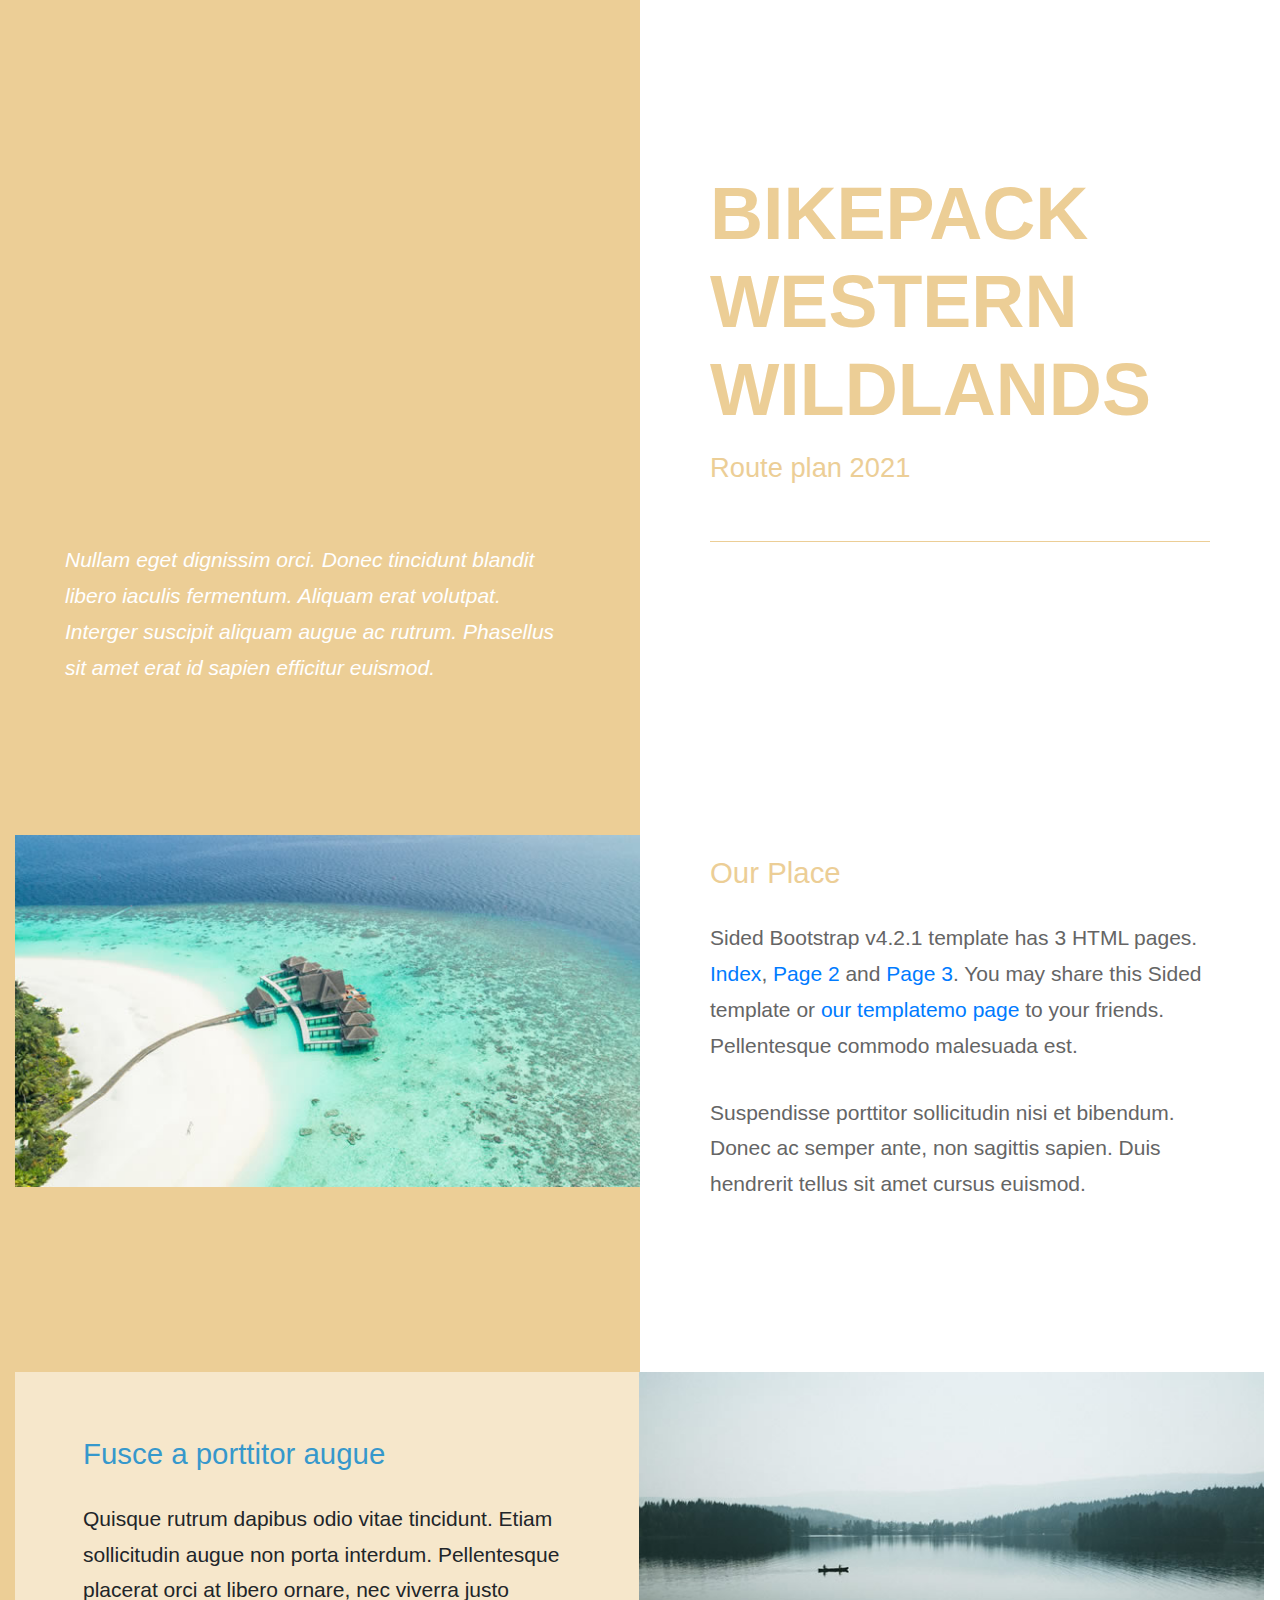
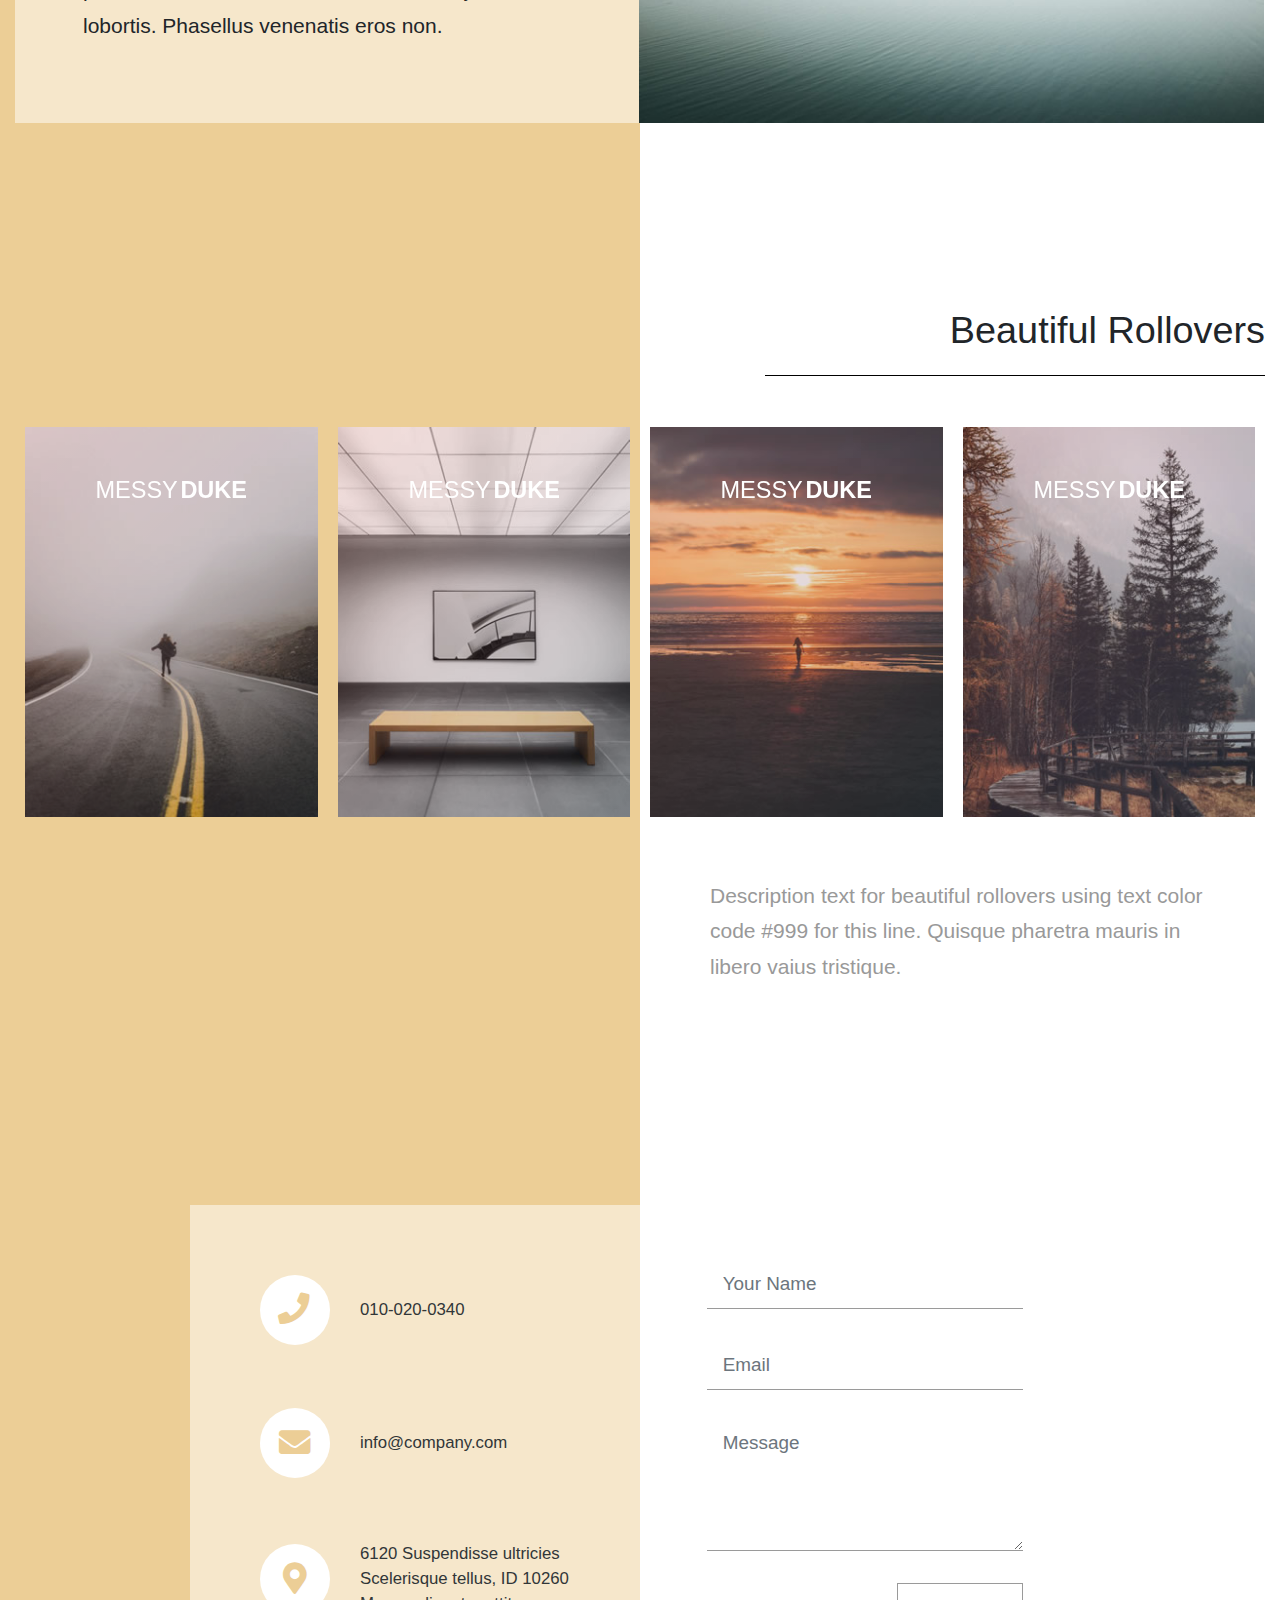
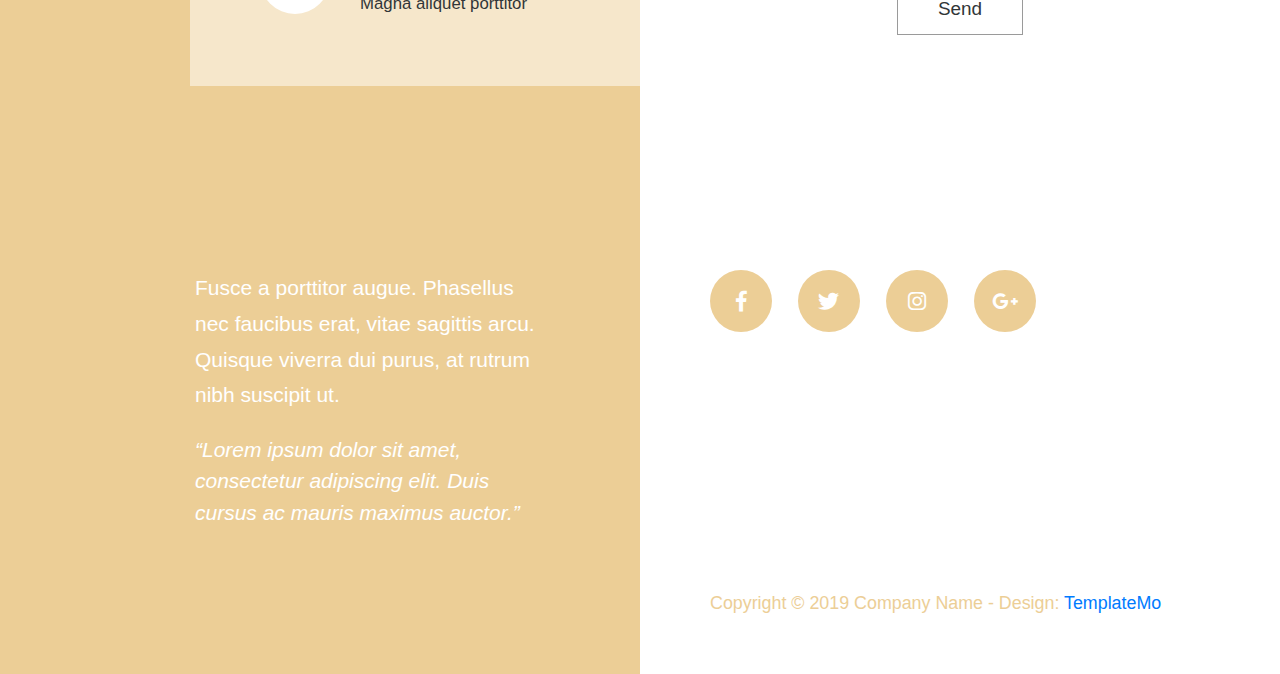
<file: web/index.html>
<!DOCTYPE html>
<html lang="en">
  <head>
    <meta charset="UTF-8" />
    <meta name="viewport" content="width=device-width, initial-scale=1.0" />
    <meta http-equiv="X-UA-Compatible" content="ie=edge" />

    <link rel="stylesheet" href="https://fonts.googleapis.com/css?family=Open+Sans:400,600" />
    <!-- Google web font "Open Sans" -->
    <link rel="stylesheet" href="css/all.min.css" />
    <link rel="stylesheet" href="css/bootstrap.min.css" />
    <link rel="stylesheet" href="css/templatemo-style.css" />
    <title>Bikepack WWR 2021</title>
  </head>
<!--
Sided Template
https://templatemo.com/tm-527-sided
-->
  <body>
    <div class="columns-bg">
      <!-- Logo & Intro -->
      <section id="logo" class="tm-section-logo">
        <div class="container-fluid">
          <div class="row">
            <div class="col-sm-12 offset-sm-0 col-md-6 offset-md-6">
              <div class="tm-site-name-container">
                <div class="tm-site-name-container-inner">
                  <h1 class="text-uppercase tm-text-primary tm-site-name">
                    Bikepack Western Wildlands
                  </h1>
                  <p class="tm-text-primary tm-site-description">
                    Route plan 2021
                  </p>
                </div>
              </div>
            </div>
          </div>
        </div>
      </section>

      <!-- Intro -->
      <section id="intro" class="tm-p-1-section-1">
        <div class="container-fluid">
          <div class="row">
            <div class="col-md-6">
              <div class="tm-section-text-container">
                <i class="tm-text-white">
                  <p class="mb-0">
                    Nullam eget dignissim orci. Donec tincidunt blandit libero iaculis fermentum. Aliquam erat volutpat. Interger suscipit aliquam augue ac rutrum. Phasellus sit amet erat id sapien efficitur euismod.</p>
                </i>
              </div>
            </div>
          </div>
        </div>
      </section>

      <!-- Our Place -->
      <section id="our_place">
        <div class="container-fluid">
          <div class="row">
            <div
              class="col-md-12 col-lg-6 tm-section-image-container tm-img-left-container"
            >
              <img src="img/forty_image_01.jpg" alt="Image" class="img-fluid" />
            </div>
            <div class="col-md-12 col-lg-6">
              <div class="tm-section-text-container-2">
                <h2
                  class="tm-text-primary tm-section-title-mb tm-sm-bg-white-alpha"
                >
                  Our Place
                </h2>
                <div class="tm-text-gray">
                  <p class="mb-4">
                  	Sided Bootstrap v4.2.1 template has 3 HTML pages. <a href="index.html">Index</a>, <a href="page-2.html">Page 2</a> and <a href="page-3.html">Page 3</a>.
                    You may share this Sided template or <a rel="nofollow" href="https://www.facebook.com/templatemo">our templatemo page</a> to your friends. Pellentesque commodo malesuada est.
                    </p>
                  <p class="mb-0">
                    Suspendisse porttitor sollicitudin nisi et bibendum. Donec
                    ac semper ante, non sagittis sapien. Duis hendrerit tellus
                    sit amet cursus euismod.
                  </p>
                </div>
              </div>
            </div>
          </div>
        </div>
      </section>

      <!-- Fusce, Section 4 -->
      <section id="section_4" class="tm-section-4">
        <div class="container-fluid">
          <div class="row flex-column-reverse flex-lg-row">
            <div class="col-md-12 col-lg-6 tm-text-left-container">
              <div class="tm-section-text-container-3 tm-bg-white-alpha h-100">
                <h2 class="tm-text-accent tm-section-title-mb">
                  Fusce a porttitor augue
                </h2>
                <p class="mb-0">
                  Quisque rutrum dapibus odio vitae tincidunt. Etiam
                  sollicitudin augue non porta interdum. Pellentesque placerat
                  orci at libero ornare, nec viverra justo lobortis. Phasellus
                  venenatis eros non.
                </p>
              </div>
            </div>
            <div
              class="col-md-12 col-lg-6 tm-section-image-container tm-img-right-container"
            >
              <img
                src="img/forty_image_02.jpg"
                alt="Image"
                class="img-fluid tm-img-right"
              />
            </div>
          </div>
        </div>
      </section>

      <!-- Beautiful Rollovers -->
      <section id="gallery">
        <div class="container-fluid">
          <div class="row">
            <div class="col-12 tm-section-title-mb tm-gallery-title-col">
              <h2 class="tm-section-title-2">Beautiful Rollovers</h2>
              <hr class="tm-section-title-underline" />
            </div>

            <div class="col-12">
              <div class="grid">
                <figure class="effect-duke mb-3">
                  <img
                    src="img/forty_image_11.jpg"
                    alt="Image"
                    class="img-fluid"
                  />
                  <figcaption>
                    <h2>Messy <span>Duke</span></h2>
                    <p>When he looks at the sky, he feels to run.</p>
                    <a href="#">View more</a>
                  </figcaption>
                </figure>
                <figure class="effect-duke">
                  <img
                    src="img/forty_image_12.jpg"
                    alt="Image"
                    class="img-fluid"
                  />
                  <figcaption>
                    <h2>Messy <span>Duke</span></h2>
                    <p>When he looks at the sky, he feels to run.</p>
                    <a href="page-2.html">View more</a>
                  </figcaption>
                </figure>
                <figure class="effect-duke mb-3">
                  <img
                    src="img/forty_image_13.jpg"
                    alt="Image"
                    class="img-fluid"
                  />
                  <figcaption>
                    <h2>Messy <span>Duke</span></h2>
                    <p>When he looks at the sky, he feels to run.</p>
                    <a href="#">View more</a>
                  </figcaption>
                </figure>
                <figure class="effect-duke">
                  <img
                    src="img/forty_image_14.jpg"
                    alt="Image"
                    class="img-fluid"
                  />
                  <figcaption>
                    <h2>Messy <span>Duke</span></h2>
                    <p>When he looks at the sky, he feels to run.</p>
                    <a href="#">View more</a>
                  </figcaption>
                </figure>
              </div>
            </div>

            <div class="col-md-6 tm-section-col-4">
              <div class="tm-section-text-container-4">
                <p class="tm-text-secondary mb-0">
                  Description text for beautiful rollovers using text color code
                  #999 for this line. Quisque pharetra mauris in libero vaius
                  tristique.
                </p>
              </div>
            </div>
          </div>
        </div>
      </section>

      <!-- Contact -->
      <section id="contact" class="tm-section-contact">
        <div class="row tm-contact-section">
          <div class="col-md-6 px-0">
            <div class="tm-bg-white-alpha tm-contact-left">
              <div class="media mb-5">
                <a href="#" class="tm-contact-link">
                  <span class="tm-contact-icon-container">
                    <span class="tm-contact-icon-container-inner">
                      <i class="fas fa-phone tm-contact-icon tm-phone-icon"></i>
                    </span>
                  </span>
                  <span class="media-body"> 010-020-0340 </span>
                </a>
              </div>
              <div class="media mb-5">
                <a href="mailto:" class="tm-contact-link">
                  <span class="tm-contact-icon-container">
                    <span class="tm-contact-icon-container-inner">
                      <i class="fas fa-envelope tm-contact-icon"></i>
                    </span>
                  </span>
                  <span class="media-body"> info@company.com </span>
                </a>
              </div>
              <div class="media">
                <a href="" class="tm-contact-link">
                  <span class="tm-contact-icon-container">
                    <span class="tm-contact-icon-container-inner">
                      <i class="fas fa-map-marker-alt tm-contact-icon"></i>
                    </span>
                  </span>
                  <span class="media-body">
                    6120 Suspendisse ultricies<br />Scelerisque tellus, ID
                    10260<br />Magna aliquet porttitor
                  </span>
                </a>
              </div>
            </div>
          </div>
          <div class="col-md-6 px-0">
            <div class="tm-contact-form-container">
              <form action="index.html" method="POST" class="tm-contact-form">
                <div class="form-group">
                  <input
                    type="text"
                    id="contact_name"
                    name="contact_name"
                    class="form-control rounded-0 border-top-0 border-right-0 border-left-0"
                    placeholder="Your Name"
                    required
                  />
                </div>
                <div class="form-group">
                  <input
                    type="email"
                    id="contact_email"
                    name="contact_email"
                    class="form-control rounded-0 border-top-0 border-right-0 border-left-0"
                    placeholder="Email"
                    required
                  />
                </div>
                <div class="form-group">
                  <textarea
                    rows="4"
                    id="contact_message"
                    name="contact_message"
                    class="form-control rounded-0 border-top-0 border-right-0 border-left-0"
                    placeholder="Message"
                    required
                  ></textarea>
                </div>
                <div class="text-right">
                  <button type="submit" class="btn tm-btn-submit rounded-0">
                    Send
                  </button>
                </div>
              </form>
            </div>
          </div>
        </div>
      </section>

      <section id="outro">
        <div class="container-fluid">
          <div class="row">
            <div class="col-sm-12 col-md-6">
              <div class="tm-section-text-container-5 tm-text-white">
                <p>
                  Fusce a porttitor augue. Phasellus nec faucibus erat, vitae
                  sagittis arcu. Quisque viverra dui purus, at rutrum nibh
                  suscipit ut.
                </p>
                <i
                  >&ldquo;Lorem ipsum dolor sit amet, consectetur adipiscing
                  elit. Duis cursus ac mauris maximus auctor.&rdquo;</i
                >
              </div>
            </div>
            <div class="col-sm-12 col-md-6">
              <div class="tm-section-text-container-6">
                <a class="tm-social-icon-container">
                  <span class="tm-social-icon-container-inner">
                    <i class="fab fa-facebook-f"></i>
                  </span>
                </a>
                <a class="tm-social-icon-container">
                  <span class="tm-social-icon-container-inner">
                    <i class="fab fa-twitter"></i>
                  </span>
                </a>
                <a class="tm-social-icon-container">
                  <span class="tm-social-icon-container-inner">
                    <i class="fab fa-instagram"></i>
                  </span>
                </a>
                <a class="tm-social-icon-container">
                  <span class="tm-social-icon-container-inner">
                    <i class="fab fa-google-plus-g"></i>
                  </span>
                </a>
              </div>
            </div>
          </div>
          <div class="row">
            <footer class="col-sm-12 col-md-6 offset-md-6 px-md-0">
              <p class="tm-copyright-text mb-0 tm-text-primary">
                Copyright &copy; 2019 Company Name 
                
                - Design: <a rel="nofollow" href="https://www.facebook.com/templatemo">TemplateMo</a>
              </p>
            </footer>
          </div>
        </div>
      </section>
    </div>
    <!-- /.columns-bg -->
  </body>
</html>
</file>
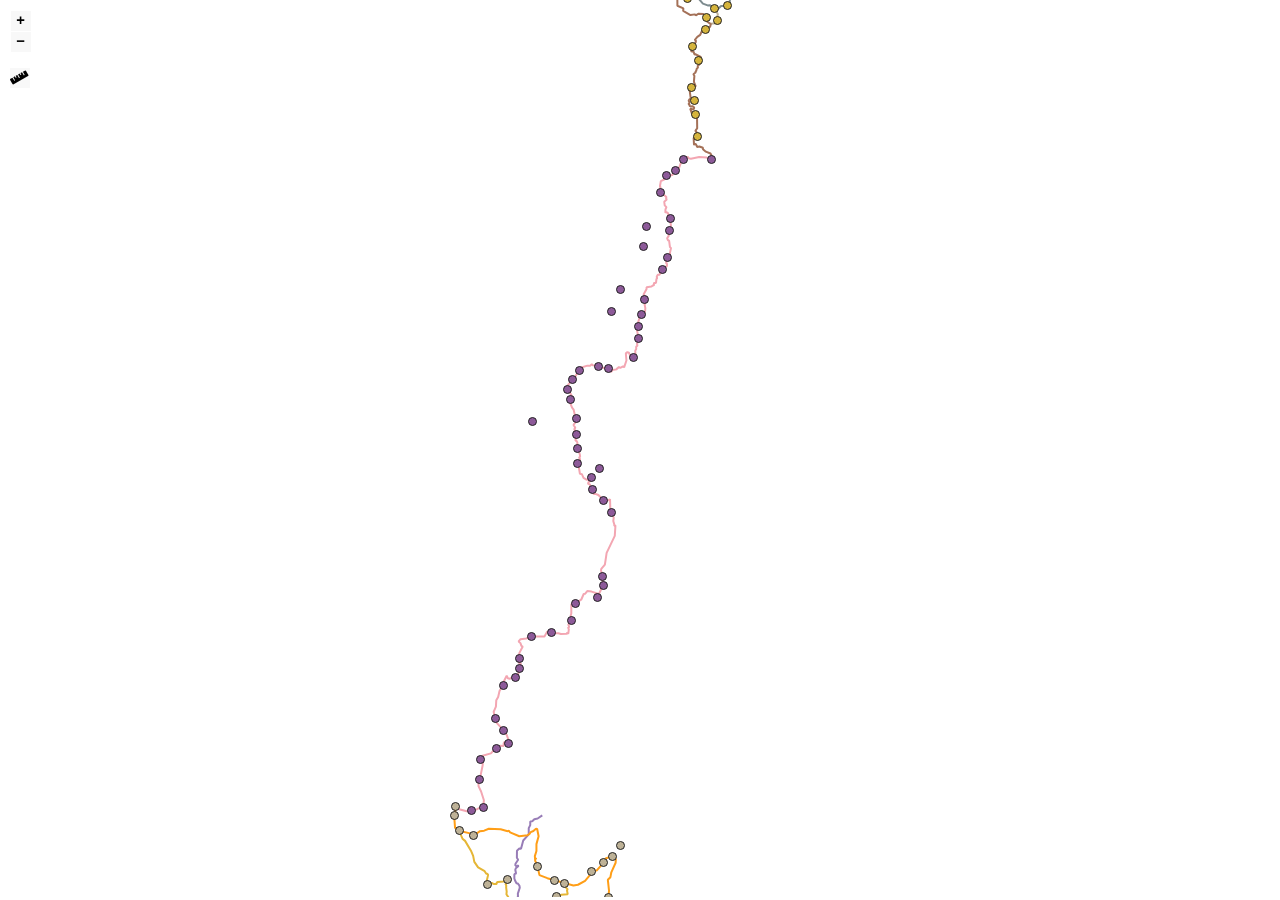
<file: web/qgis2web_route_1/index.html>
<!doctype html>
<html lang="en">
    <head>
        <meta charset="utf-8">
        <meta http-equiv="X-UA-Compatible" content="IE=edge">
        <meta name="viewport" content="initial-scale=1,user-scalable=no,maximum-scale=1,width=device-width">
        <meta name="mobile-web-app-capable" content="yes">
        <meta name="apple-mobile-web-app-capable" content="yes">
        <link rel="stylesheet" href="./resources/ol.css">
        <link rel="stylesheet" href="resources/fontawesome-all.min.css">
        <link rel="stylesheet" href="./resources/ol-layerswitcher.css">
        <link rel="stylesheet" href="./resources/qgis2web.css">
<style>
.search-layer {
  top: 100px;
  left: .5em;
}
.ol-touch .search-layer {
  top: 130px;
}
</style>
        <style>
        html, body {
            background-color: #ffffff;
        }
        .ol-control button {
            background-color: #f8f8f8 !important;
            color: #000000 !important;
            border-radius: 0px !important;
        }
        .ol-zoom, .geolocate, .gcd-gl-control .ol-control {
            background-color: rgba(255,255,255,.4) !important;
            padding: 3px !important;
        }
        .ol-scale-line {
            background: none !important;
        }
        .ol-scale-line-inner {
            border: 2px solid #f8f8f8 !important;
            border-top: none !important;
            background: rgba(255, 255, 255, 0.5) !important;
            color: black !important;
        }
        </style>
<style>
.tooltip {
  position: relative;
  background: rgba(0, 0, 0, 0.5);
  border-radius: 4px;
  color: white;
  padding: 4px 8px;
  opacity: 0.7;
  white-space: nowrap;
}
.tooltip-measure {
  opacity: 1;
  font-weight: bold;
}
.tooltip-static {
  background-color: #ffcc33;
  color: black;
  border: 1px solid white;
}
.tooltip-measure:before,
.tooltip-static:before {
  border-top: 6px solid rgba(0, 0, 0, 0.5);
  border-right: 6px solid transparent;
  border-left: 6px solid transparent;
  content: "";
  position: absolute;
  bottom: -6px;
  margin-left: -7px;
  left: 50%;
}
.tooltip-static:before {
  border-top-color: #ffcc33;
}
.measure-control {
  top: 65px;
  left: .5em;
}
.ol-touch .measure-control {
  top: 80px;
}
</style>
        <style>
        #map {
            width: 1556px;
            height: 897px;
        }
        </style>
        <title></title>
    </head>
    <body>
        <div id="map">
            <div id="popup" class="ol-popup">
                <a href="#" id="popup-closer" class="ol-popup-closer"></a>
                <div id="popup-content"></div>
            </div>
        </div>
        <script src="resources/qgis2web_expressions.js"></script>
        <script src="resources/polyfills.js"></script>
        <script src="./resources/functions.js"></script>
        <script src="./resources/ol.js"></script>
        <script src="./resources/ol-layerswitcher.js"></script>
        <script src="layers/AZT800_2021v5_tracks_3a429768_7f4a_4e38_b012_01998f4111da_reproj_esri_102003_1.js"></script><script src="layers/WWR_alt_AZ___AZT_link_v1_tracks_bca71486_5ad6_426d_ac08_8a03b4e8e935_reproj_esri_102003_2.js"></script><script src="layers/WWR_alt_AZ___Kaibab_Alt_v1_tracks_db568d89_39dd_4ec8_829f_50258bf94118_reproj_esri_102003_3.js"></script><script src="layers/WWR_alt_UT___Mirror_Lake_Alt_Shortcut_tracks_ec2ef6db_19d6_4176_88ea_f070e68d8c50_reproj_esri_102003_4.js"></script><script src="layers/WWR_alt_UT___Mirror_Lake_Alt_tracks_b2507276_d84f_45a7_a87a_c4b9e3d21665_reproj_esri_102003_5.js"></script><script src="layers/WWR_Seg_5___Idaho_border_to_Soldier_Summit_UT_SoBo_v1_tracks_4f34d1f4_7cbd_4a57_97f6_faf6e040d58e_reproj_esri_102003_6.js"></script><script src="layers/WWR_Seg_5___waypoints_v1_waypoints_03935101_5e17_4f39_9051_54ef19c22931_reproj_esri_102003_7.js"></script><script src="layers/WWR_Seg_6___Soldier_Summit_UT_to_Kanab_UT_SoBo_v1_tracks_59e88e4a_94c2_4a83_a6c9_6383f3a4661b_reproj_esri_102003_8.js"></script><script src="layers/WWR_Seg_6___waypoints_v1_waypoints_c128581d_e0d6_406e_a008_c1c826378bb4_reproj_esri_102003_9.js"></script><script src="layers/WWR_Seg_7___Kanab_UT_to_Grand_Canyon_Park_AZ_SoBo_v1_tracks_98a4b5ce_3663_40fc_96e4_8fe4146044f8_reproj_esri_102003_10.js"></script><script src="layers/WWR_Seg_7___waypoints_v1_waypoints_reproj_esri_102003_11.js"></script><script src="layers/WWR_Seg_8___Grand_Canyon_Park_AZ_to_Globe_AZ_SoBo_v1_tracks_reproj_esri_102003_12.js"></script><script src="layers/WWR_Seg_8___waypoints_v1_waypoints_13.js"></script>
        <script src="styles/AZT800_2021v5_tracks_3a429768_7f4a_4e38_b012_01998f4111da_reproj_esri_102003_1_style.js"></script><script src="styles/WWR_alt_AZ___AZT_link_v1_tracks_bca71486_5ad6_426d_ac08_8a03b4e8e935_reproj_esri_102003_2_style.js"></script><script src="styles/WWR_alt_AZ___Kaibab_Alt_v1_tracks_db568d89_39dd_4ec8_829f_50258bf94118_reproj_esri_102003_3_style.js"></script><script src="styles/WWR_alt_UT___Mirror_Lake_Alt_Shortcut_tracks_ec2ef6db_19d6_4176_88ea_f070e68d8c50_reproj_esri_102003_4_style.js"></script><script src="styles/WWR_alt_UT___Mirror_Lake_Alt_tracks_b2507276_d84f_45a7_a87a_c4b9e3d21665_reproj_esri_102003_5_style.js"></script><script src="styles/WWR_Seg_5___Idaho_border_to_Soldier_Summit_UT_SoBo_v1_tracks_4f34d1f4_7cbd_4a57_97f6_faf6e040d58e_reproj_esri_102003_6_style.js"></script><script src="styles/WWR_Seg_5___waypoints_v1_waypoints_03935101_5e17_4f39_9051_54ef19c22931_reproj_esri_102003_7_style.js"></script><script src="styles/WWR_Seg_6___Soldier_Summit_UT_to_Kanab_UT_SoBo_v1_tracks_59e88e4a_94c2_4a83_a6c9_6383f3a4661b_reproj_esri_102003_8_style.js"></script><script src="styles/WWR_Seg_6___waypoints_v1_waypoints_c128581d_e0d6_406e_a008_c1c826378bb4_reproj_esri_102003_9_style.js"></script><script src="styles/WWR_Seg_7___Kanab_UT_to_Grand_Canyon_Park_AZ_SoBo_v1_tracks_98a4b5ce_3663_40fc_96e4_8fe4146044f8_reproj_esri_102003_10_style.js"></script><script src="styles/WWR_Seg_7___waypoints_v1_waypoints_reproj_esri_102003_11_style.js"></script><script src="styles/WWR_Seg_8___Grand_Canyon_Park_AZ_to_Globe_AZ_SoBo_v1_tracks_reproj_esri_102003_12_style.js"></script><script src="styles/WWR_Seg_8___waypoints_v1_waypoints_13_style.js"></script>
        <script src="./layers/layers.js" type="text/javascript"></script> 
        <script src="./resources/Autolinker.min.js"></script>
        <script src="./resources/qgis2web.js"></script>
    </body>
</html>
</file>
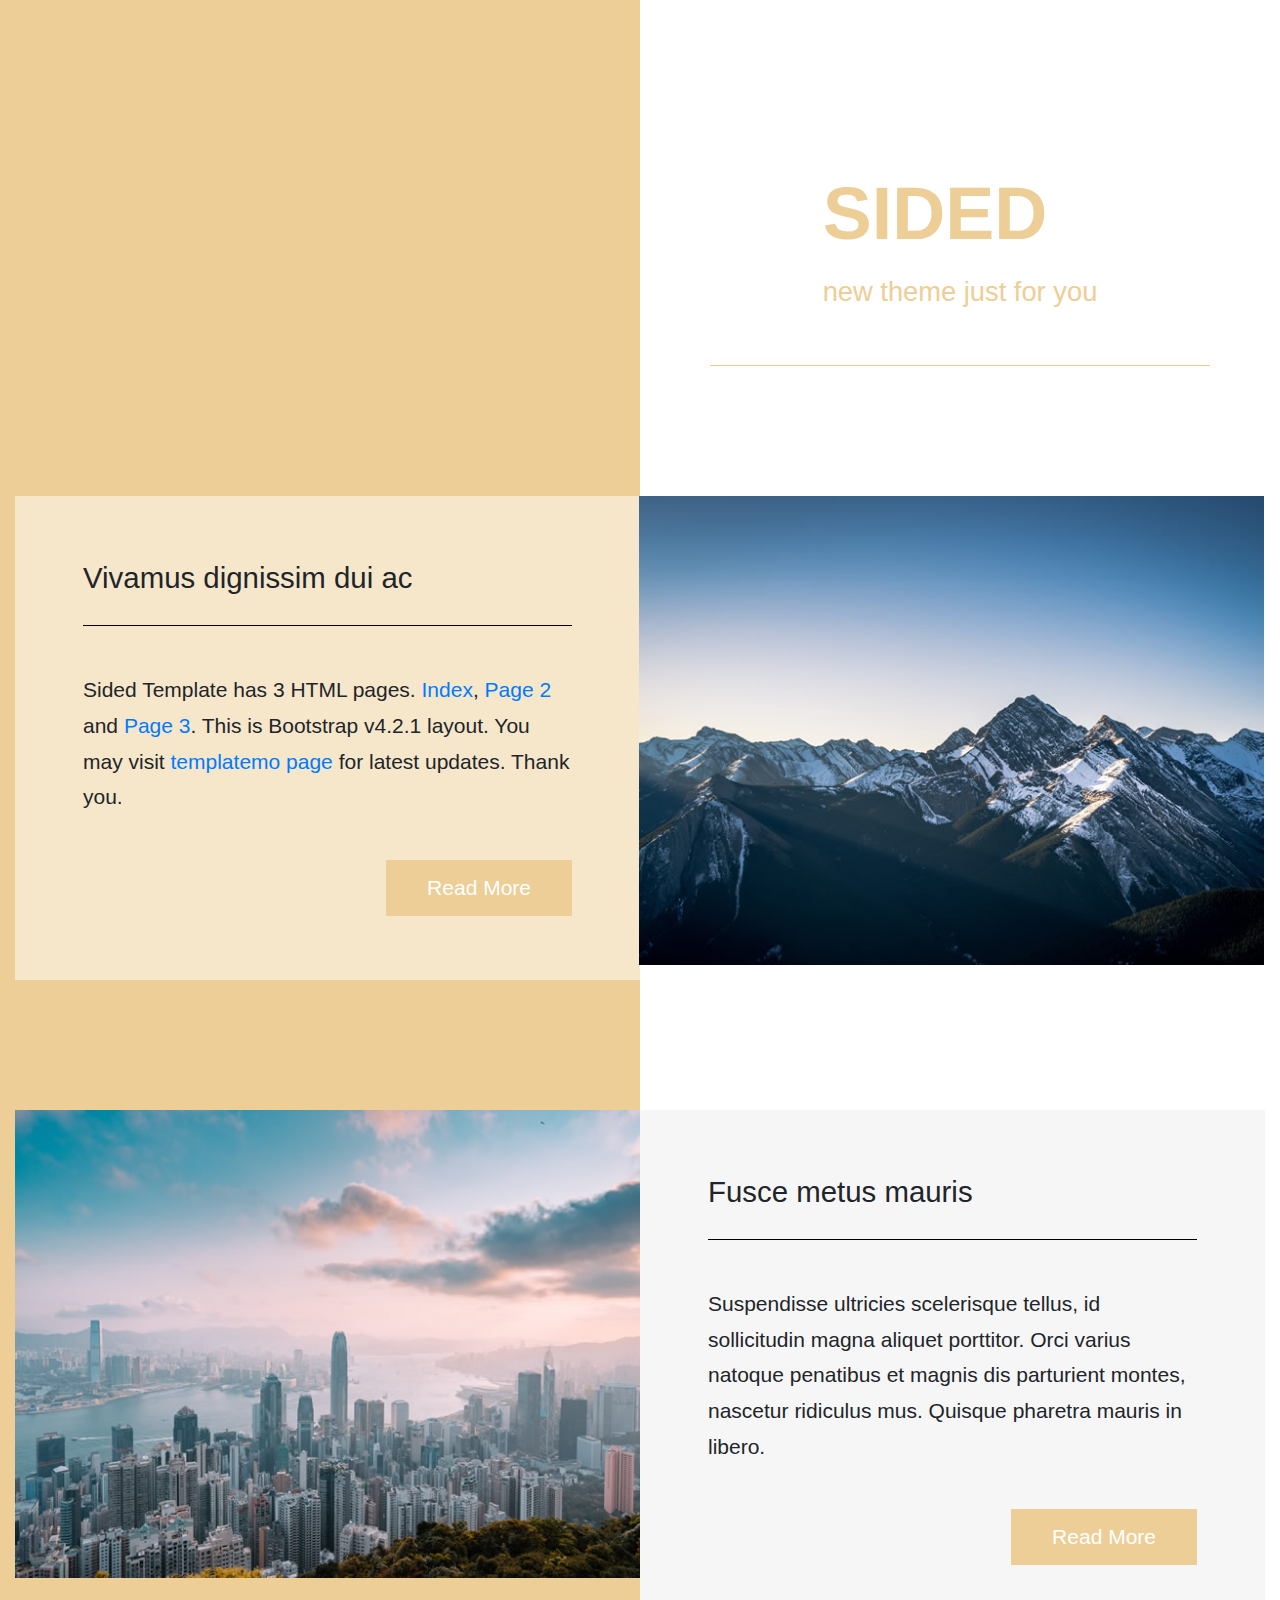
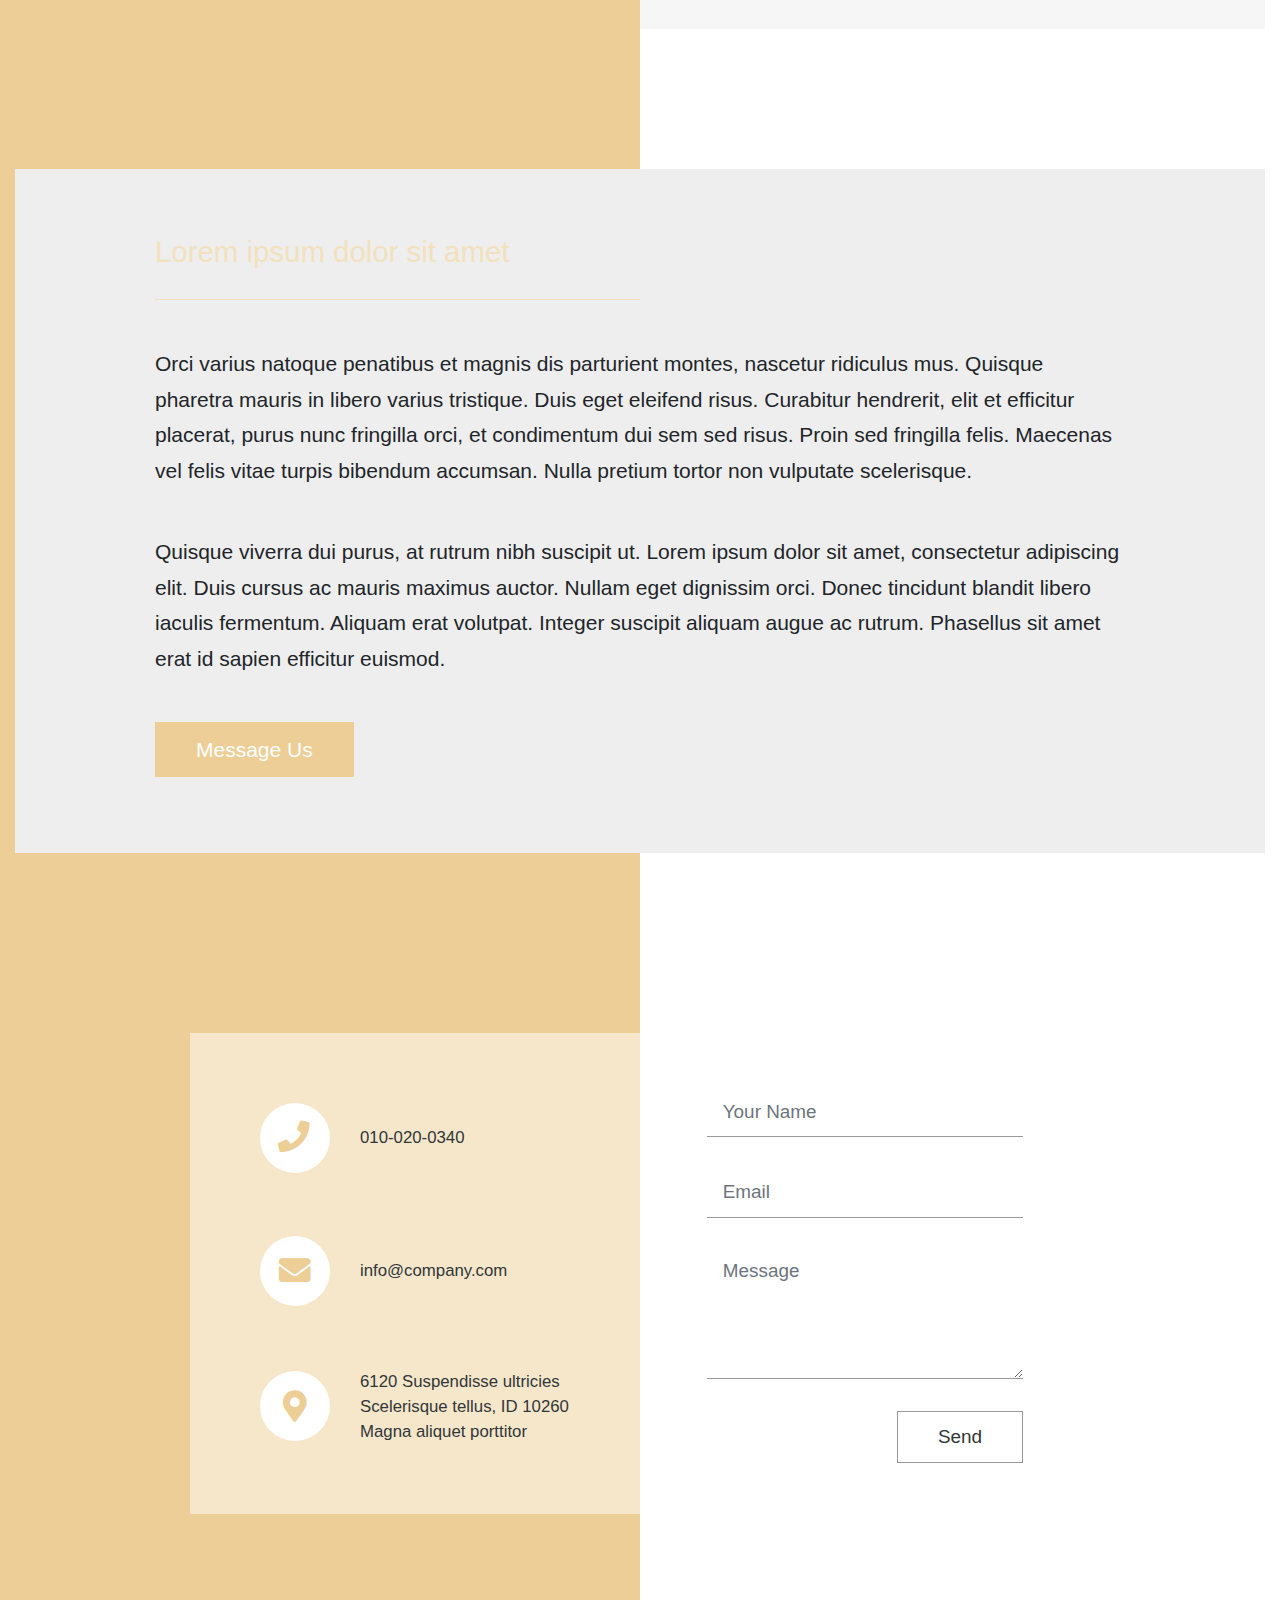
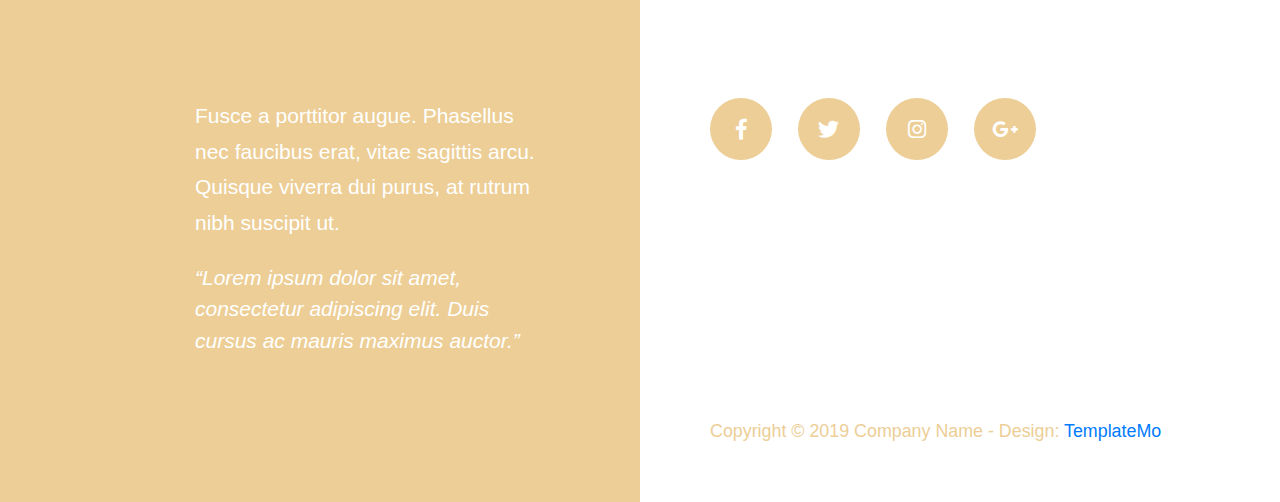
<file: web/page-2.html>
<!DOCTYPE html>
<html lang="en">
  <head>
    <meta charset="UTF-8" />
    <meta name="viewport" content="width=device-width, initial-scale=1.0" />
    <meta http-equiv="X-UA-Compatible" content="ie=edge" />

    <link rel="stylesheet" href="https://fonts.googleapis.com/css?family=Open+Sans:400,600" />
    <!-- Google web font "Open Sans" -->
    <link rel="stylesheet" href="css/all.min.css" />
    <link rel="stylesheet" href="css/bootstrap.min.css" />
    <link rel="stylesheet" href="css/templatemo-style.css" />
    <title>Sided Bootstrap 4 Theme</title>
  </head>
<!--
Sided Template
https://templatemo.com/tm-527-sided
-->
  <body>
    <div class="columns-bg">
      <!-- Logo & Intro -->
      <section id="logo" class="tm-section-logo">
        <div class="container-fluid">
          <div class="row">
            <div class="col-sm-12 offset-sm-0 col-md-6 offset-md-6">
              <div class="tm-site-name-container">
                <div class="tm-site-name-container-inner">
                  <h1 class="text-uppercase tm-text-primary tm-site-name">
                    Sided
                  </h1>
                  <p class="tm-text-primary tm-site-description">
                    new theme just for you
                  </p>
                </div>
              </div>
            </div>
          </div>
        </div>
      </section>

      <!-- Section 1 -->
      <section id="section_1" class="tm-p-2-section-1 tm-sm-bg-blue">
        <div class="container-fluid">
          <div class="row flex-column-reverse flex-lg-row">
            <div class="col-md-12 col-lg-6 tm-text-left-container">
              <div class="tm-section-text-container-3 tm-bg-white-alpha h-100">
                <h2 class="tm-section-title-mb">Vivamus dignissim dui ac</h2>
                <hr class="tm-hr-mb" />
                <p class="tm-p-mb">
                  Sided Template has 3 HTML pages. <a href="index.html">Index</a>, <a href="page-2.html">Page 2</a> and <a href="page-3.html">Page 3</a>.
                  This is Bootstrap v4.2.1 layout. You may visit <a rel="nofollow" href="https://www.facebook.com/templatemo">templatemo page</a> for latest updates. Thank you.
                </p>
                <div class="text-right">
                  <a href="#section_2" class="btn btn-primary">Read More</a>
                </div>
              </div>
            </div>
            <div
              class="col-md-12 col-lg-6 tm-section-image-container tm-img-right-container"
            >
              <img
                src="img/forty_image_21.jpg"
                alt="Image"
                class="img-fluid tm-img-right"
              />
            </div>
          </div>
        </div>
      </section>

      <!-- Section 2 -->
      <section id="section_2" class="tm-section-4">
        <div class="container-fluid">
          <div class="row">
            <div
              class="col-md-12 col-lg-6 tm-section-image-container tm-img-left-container"
            >
              <img src="img/forty_image_22.jpg" alt="Image" class="img-fluid" />
            </div>
            <div class="col-md-12 col-lg-6 pl-lg-0">
              <div class="tm-section-text-container-3 tm-bg-gray h-100">
                <h2 class="tm-section-title-mb">Fusce metus mauris</h2>
                <hr class="tm-hr-mb" />
                <p class="tm-p-mb">
                  Suspendisse ultricies scelerisque tellus, id sollicitudin
                  magna aliquet porttitor. Orci varius natoque penatibus et
                  magnis dis parturient montes, nascetur ridiculus mus. Quisque
                  pharetra mauris in libero.
                </p>
                <div class="text-right">
                  <a href="#section_3" class="btn btn-primary">Read More</a>
                </div>
              </div>
            </div>
          </div>
        </div>
      </section>

      <section id="section_3" class="tm-section-4">
        <div class="container-fluid">
          <div class="row">
            <div class="col-12">
              <div class="tm-section-text-container-7 tm-bg-dark-gray">
                <h2 class="tm-section-title-mb tm-text-primary-bright">
                  Lorem ipsum dolor sit amet
                </h2>
                <hr
                  class="tm-hr-mb tm-hr-primary-bright tm-section-underline ml-0"
                />
                <p class="tm-p-mb">
                  Orci varius natoque penatibus et magnis dis parturient montes,
                  nascetur ridiculus mus. Quisque pharetra mauris in libero
                  varius tristique. Duis eget eleifend risus. Curabitur
                  hendrerit, elit et efficitur placerat, purus nunc fringilla
                  orci, et condimentum dui sem sed risus. Proin sed fringilla
                  felis. Maecenas vel felis vitae turpis bibendum accumsan.
                  Nulla pretium tortor non vulputate scelerisque.
                </p>
                <p class="tm-p-mb">
                  Quisque viverra dui purus, at rutrum nibh suscipit ut. Lorem
                  ipsum dolor sit amet, consectetur adipiscing elit. Duis cursus
                  ac mauris maximus auctor. Nullam eget dignissim orci. Donec
                  tincidunt blandit libero iaculis fermentum. Aliquam erat
                  volutpat. Integer suscipit aliquam augue ac rutrum. Phasellus
                  sit amet erat id sapien efficitur euismod.
                </p>
                <div class="mb-2">
                  <a href="#contact" class="btn btn-primary">Message Us</a>
                </div>
              </div>
            </div>
          </div>
        </div>
      </section>

      <!-- Contact -->
      <section id="contact" class="tm-section-contact">
        <div class="row tm-contact-section">
          <div class="col-md-6 px-0">
            <div class="tm-bg-white-alpha tm-contact-left">
              <div class="media mb-5">
                <a href="#" class="tm-contact-link">
                  <span class="tm-contact-icon-container">
                    <span class="tm-contact-icon-container-inner">
                      <i class="fas fa-phone tm-contact-icon tm-phone-icon"></i>
                    </span>
                  </span>
                  <span class="media-body"> 010-020-0340 </span>
                </a>
              </div>
              <div class="media mb-5">
                <a href="mailto:" class="tm-contact-link">
                  <span class="tm-contact-icon-container">
                    <span class="tm-contact-icon-container-inner">
                      <i class="fas fa-envelope tm-contact-icon"></i>
                    </span>
                  </span>
                  <span class="media-body"> info@company.com </span>
                </a>
              </div>
              <div class="media">
                <a href="" class="tm-contact-link">
                  <span class="tm-contact-icon-container">
                    <span class="tm-contact-icon-container-inner">
                      <i class="fas fa-map-marker-alt tm-contact-icon"></i>
                    </span>
                  </span>
                  <span class="media-body">
                    6120 Suspendisse ultricies<br />Scelerisque tellus, ID
                    10260<br />Magna aliquet porttitor
                  </span>
                </a>
              </div>
            </div>
          </div>
          <div class="col-md-6 px-0">
            <div class="tm-contact-form-container">
              <form action="index.html" method="POST" class="tm-contact-form">
                <div class="form-group">
                  <input
                    type="text"
                    id="contact_name"
                    name="contact_name"
                    class="form-control rounded-0 border-top-0 border-right-0 border-left-0"
                    placeholder="Your Name"
                    required
                  />
                </div>
                <div class="form-group">
                  <input
                    type="email"
                    id="contact_email"
                    name="contact_email"
                    class="form-control rounded-0 border-top-0 border-right-0 border-left-0"
                    placeholder="Email"
                    required
                  />
                </div>
                <div class="form-group">
                  <textarea
                    rows="4"
                    id="contact_message"
                    name="contact_message"
                    class="form-control rounded-0 border-top-0 border-right-0 border-left-0"
                    placeholder="Message"
                    required
                  ></textarea>
                </div>
                <div class="text-right">
                  <button type="submit" class="btn tm-btn-submit rounded-0">
                    Send
                  </button>
                </div>
              </form>
            </div>
          </div>
        </div>
      </section>

      <section id="outro">
        <div class="container-fluid">
          <div class="row">
            <div class="col-sm-12 col-md-6">
              <div class="tm-section-text-container-5 tm-text-white">
                <p>
                  Fusce a porttitor augue. Phasellus nec faucibus erat, vitae
                  sagittis arcu. Quisque viverra dui purus, at rutrum nibh
                  suscipit ut.
                </p>
                <i
                  >&ldquo;Lorem ipsum dolor sit amet, consectetur adipiscing
                  elit. Duis cursus ac mauris maximus auctor.&rdquo;</i
                >
              </div>
            </div>
            <div class="col-sm-12 col-md-6">
              <div class="tm-section-text-container-6">
                <a class="tm-social-icon-container">
                  <span class="tm-social-icon-container-inner">
                    <i class="fab fa-facebook-f"></i>
                  </span>
                </a>
                <a class="tm-social-icon-container">
                  <span class="tm-social-icon-container-inner">
                    <i class="fab fa-twitter"></i>
                  </span>
                </a>
                <a class="tm-social-icon-container">
                  <span class="tm-social-icon-container-inner">
                    <i class="fab fa-instagram"></i>
                  </span>
                </a>
                <a class="tm-social-icon-container">
                  <span class="tm-social-icon-container-inner">
                    <i class="fab fa-google-plus-g"></i>
                  </span>
                </a>
              </div>
            </div>
          </div>
          <div class="row">
            <footer class="col-sm-12 col-md-6 offset-md-6 px-md-0">
              <p class="tm-copyright-text mb-0 tm-text-primary">
                Copyright &copy; 2019 Company Name 
                
                - Design: <a rel="nofollow" href="https://www.facebook.com/templatemo">TemplateMo</a>
              </p>
            </footer>
          </div>
        </div>
      </section>
    </div>
    <!-- /.columns-bg -->
  </body>
</html>
</file>
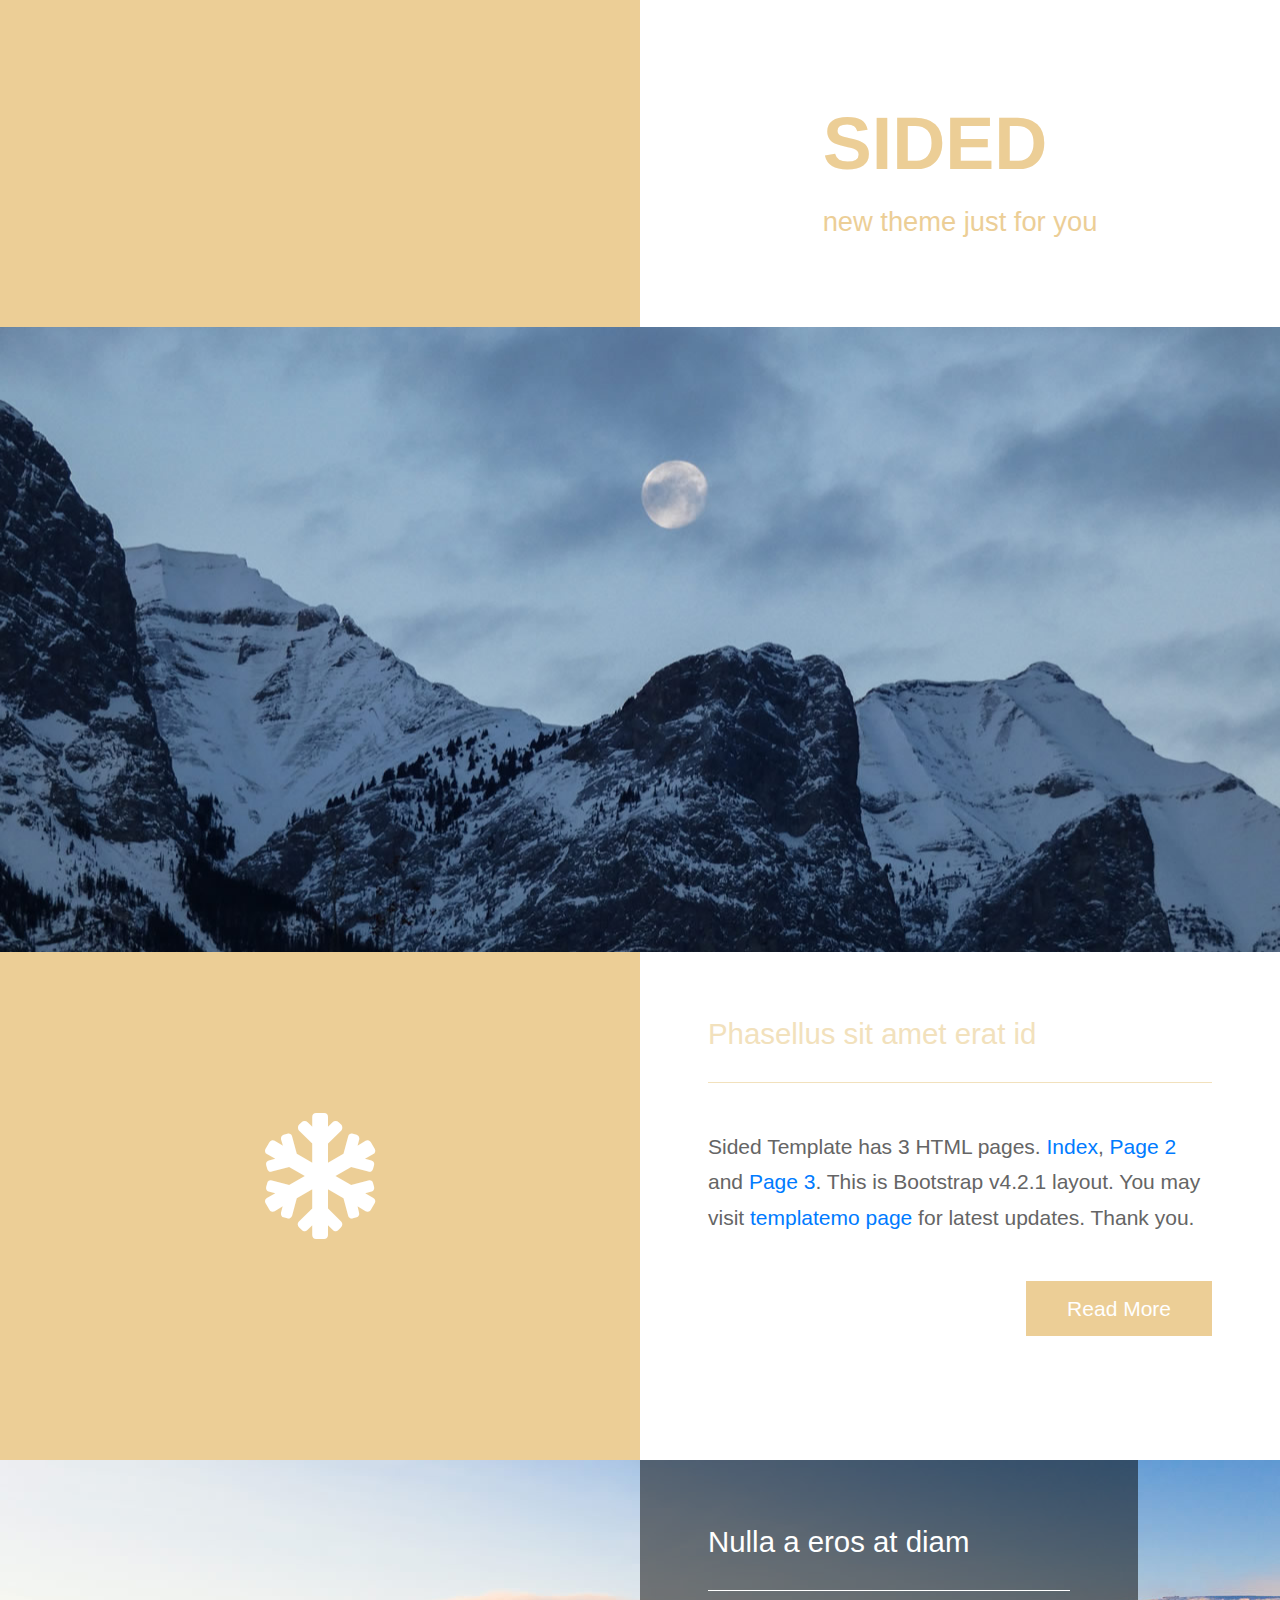
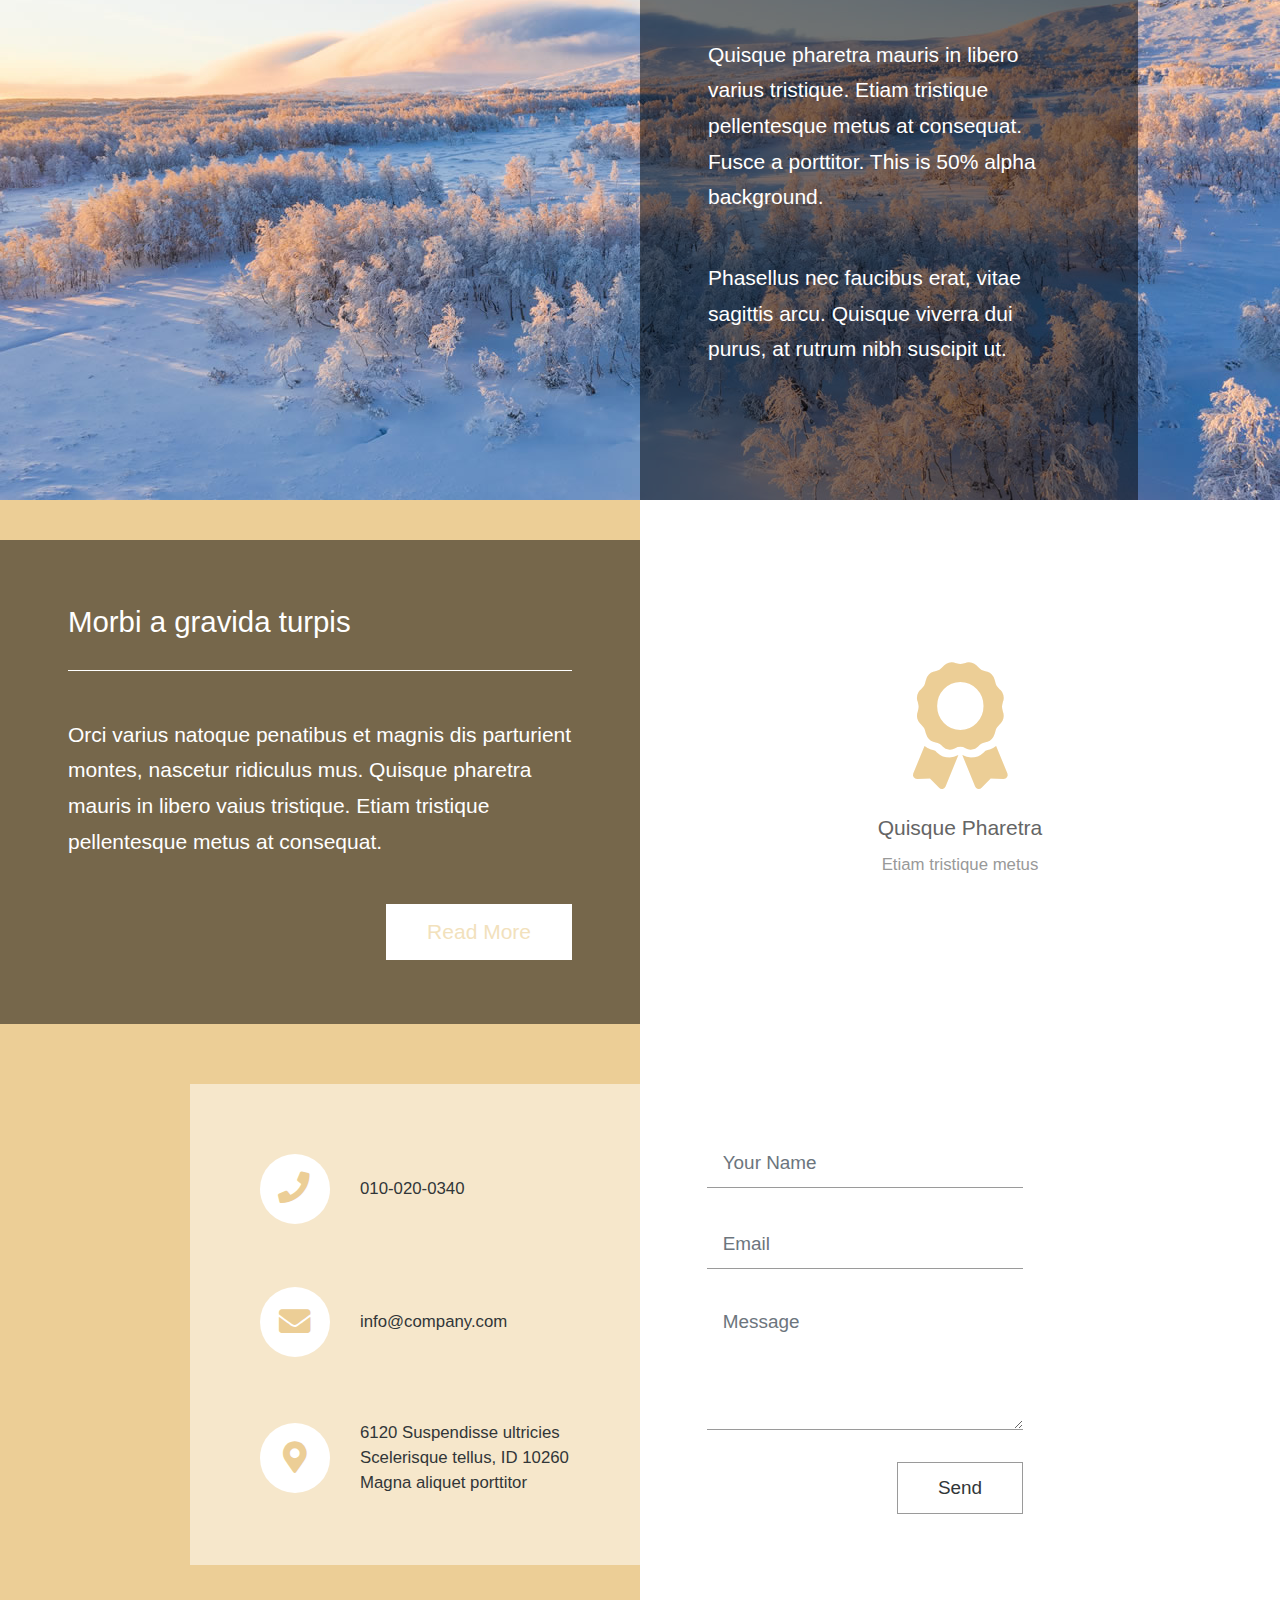
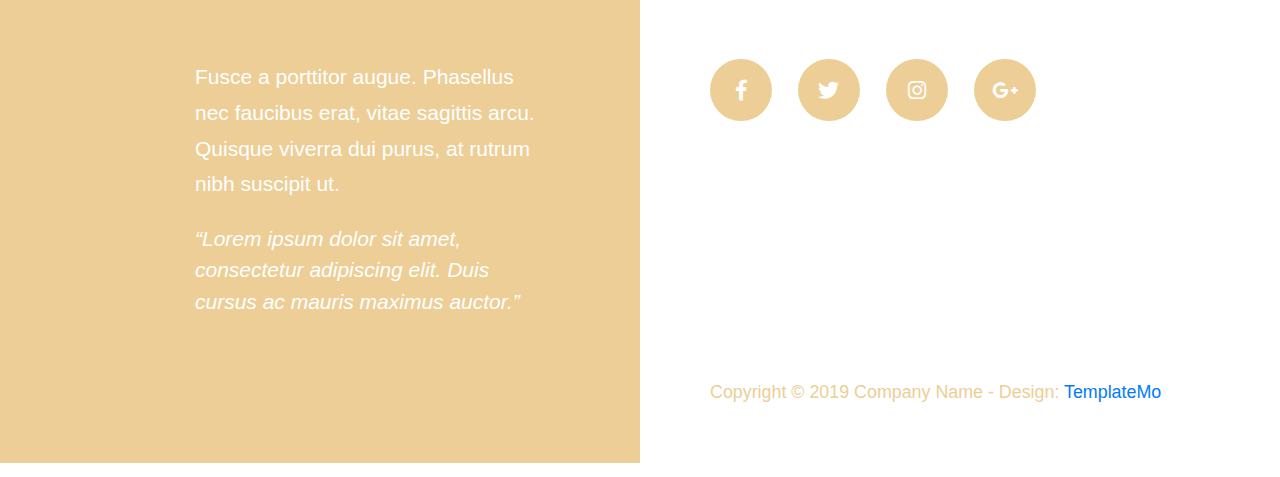
<file: web/page-3.html>
<!DOCTYPE html>
<html lang="en">
  <head>
    <meta charset="UTF-8" />
    <meta name="viewport" content="width=device-width, initial-scale=1.0" />
    <meta http-equiv="X-UA-Compatible" content="ie=edge" />

    <link rel="stylesheet" href="https://fonts.googleapis.com/css?family=Open+Sans:400,600" />
    <!-- Google web font "Open Sans" -->
    <link rel="stylesheet" href="css/all.min.css" />
    <link rel="stylesheet" href="css/bootstrap.min.css" />
    <link rel="stylesheet" href="css/templatemo-style.css" />
    <title>Sided Bootstrap 4 Theme</title>
  </head>
<!--
Sided Template
https://templatemo.com/tm-527-sided
-->
  <body>
    <div class="columns-bg">
      <!-- Logo & Intro -->
      <section id="logo" class="tm-section-logo tm-section-logo-short">
        <div class="container-fluid">
          <div class="row">
            <div class="col-sm-12 offset-sm-0 col-md-6 offset-md-6">
              <div class="tm-site-name-container border-bottom-0">
                <div class="tm-site-name-container-inner">
                  <h1 class="text-uppercase tm-text-primary tm-site-name">
                    Sided
                  </h1>
                  <p class="tm-text-primary tm-site-description mb-0">
                    new theme just for you
                  </p>
                </div>
              </div>
            </div>
          </div>
        </div>
      </section>

      <!-- 1st Section, Full Width Image -->
      <section class="tm-p-3-section-1">
        <div class="container-fluid" id="bg_img_31"></div>
      </section>

      <!-- 2nd Section -->
      <section>
        <div class="container-fluid">
          <div class="row">
            <div
              class="col-sm-12 col-md-6 px-0 tm-sm-bg-blue tm-section-image-container tm-img-left-container tm-section-icon-container">
              <i class="fas fa-6x fa-snowflake text-white"></i>
            </div>
            <div class="col-sm-12 col-md-6 px-0">
              <div class="tm-section-text-container-8 h-100">
                <h2 class="tm-section-title-mb tm-text-primary-bright">
                  Phasellus sit amet erat id
                </h2>
                <hr class="tm-hr-mb tm-hr-primary-bright" />
                <p class="tm-p-mb tm-text-gray">
                  Sided Template has 3 HTML pages. <a href="index.html">Index</a>, <a href="page-2.html">Page 2</a> and <a href="page-3.html">Page 3</a>.
                  This is Bootstrap v4.2.1 layout. You may visit <a rel="nofollow" href="https://www.facebook.com/templatemo">templatemo page</a> for latest updates. Thank you.
                </p>
                <div class="text-right">
                  <a href="#section_3" class="btn btn-primary">Read More</a>
                </div>
              </div>
            </div>
          </div>
        </div>
      </section>

      <!-- 3rd Section, Full Width Image -->
      <section id="section_3" class="tm-p-3-section-3">
        <div class="container-fluid">
          <div class="row">
            <div class="col-12 px-0">
              <div class="tm-overlay-container" id="bg_img_32">
                <div
                  class="text-white tm-section-text-container-8 tm-bg-black-alpha tm-text-overlay">
                  <h2 class="tm-section-title-mb">Nulla a eros at diam</h2>
                  <hr class="tm-hr-mb tm-hr-white" />
                  <p class="tm-p-mb">
                    Quisque pharetra mauris in libero varius tristique. Etiam
                    tristique pellentesque metus at consequat. Fusce a
                    porttitor. This is 50% alpha background.
                  </p>
                  <p class="mb-0">
                    Phasellus nec faucibus erat, vitae sagittis arcu. Quisque
                    viverra dui purus, at rutrum nibh suscipit ut.
                  </p>
                </div>
              </div>
            </div>
          </div>
        </div>
      </section>

      <!-- 4th Section -->
      <section>
        <div class="container-fluid">
          <div class="row">
            <div class="col-sm-12 col-md-6 p-0 tm-sm-bg-blue">
              <div
                class="tm-section-text-container-8 tm-bg-black-alpha text-white">
                <h2 class="tm-section-title-mb">Morbi a gravida turpis</h2>
                <hr class="tm-hr-mb tm-hr-white" />
                <p class="tm-p-mb">
                  Orci varius natoque penatibus et magnis dis parturient montes,
                  nascetur ridiculus mus. Quisque pharetra mauris in libero
                  vaius tristique. Etiam tristique pellentesque metus at
                  consequat.
                </p>
                <div class="text-right">
                  <a href="#contact" class="btn btn-secondary">Read More</a>
                </div>
              </div>
            </div>
            <div
              class="col-sm-12 col-md-6 px-md-0 tm-section-image-container tm-img-left-container tm-section-icon-container">
              <i class="fas fa-6x fa-award tm-text-primary mb-3"></i>
              <p class="tm-text-gray mb-1">Quisque Pharetra</p>
              <p class="tm-text-secondary small">Etiam tristique metus</p>
            </div>
          </div>
        </div>
      </section>

      <!-- Contact -->
      <section id="contact" class="tm-p-3-section-contact">
        <div class="row tm-contact-section">
          <div class="col-md-6 px-0">
            <div class="tm-bg-white-alpha tm-contact-left">
              <div class="media mb-5">
                <a href="#" class="tm-contact-link">
                  <span class="tm-contact-icon-container">
                    <span class="tm-contact-icon-container-inner">
                      <i class="fas fa-phone tm-contact-icon tm-phone-icon"></i>
                    </span>
                  </span>
                  <span class="media-body"> 010-020-0340 </span>
                </a>
              </div>
              <div class="media mb-5">
                <a href="mailto:" class="tm-contact-link">
                  <span class="tm-contact-icon-container">
                    <span class="tm-contact-icon-container-inner">
                      <i class="fas fa-envelope tm-contact-icon"></i>
                    </span>
                  </span>
                  <span class="media-body"> info@company.com </span>
                </a>
              </div>
              <div class="media">
                <a href="" class="tm-contact-link">
                  <span class="tm-contact-icon-container">
                    <span class="tm-contact-icon-container-inner">
                      <i class="fas fa-map-marker-alt tm-contact-icon"></i>
                    </span>
                  </span>
                  <span class="media-body">
                    6120 Suspendisse ultricies<br />Scelerisque tellus, ID
                    10260<br />Magna aliquet porttitor
                  </span>
                </a>
              </div>
            </div>
          </div>
          <div class="col-md-6 px-0">
            <div class="tm-contact-form-container">
              <form action="index.html" method="POST" class="tm-contact-form">
                <div class="form-group">
                  <input
                    type="text"
                    id="contact_name"
                    name="contact_name"
                    class="form-control rounded-0 border-top-0 border-right-0 border-left-0"
                    placeholder="Your Name"
                    required
                  />
                </div>
                <div class="form-group">
                  <input
                    type="email"
                    id="contact_email"
                    name="contact_email"
                    class="form-control rounded-0 border-top-0 border-right-0 border-left-0"
                    placeholder="Email"
                    required
                  />
                </div>
                <div class="form-group">
                  <textarea
                    rows="4"
                    id="contact_message"
                    name="contact_message"
                    class="form-control rounded-0 border-top-0 border-right-0 border-left-0"
                    placeholder="Message"
                    required
                  ></textarea>
                </div>
                <div class="text-right">
                  <button type="submit" class="btn tm-btn-submit rounded-0">
                    Send
                  </button>
                </div>
              </form>
            </div>
          </div>
        </div>
      </section>

      <section id="outro">
        <div class="container-fluid">
          <div class="row">
            <div class="col-sm-12 col-md-6">
              <div class="tm-section-text-container-5 tm-text-white">
                <p>
                  Fusce a porttitor augue. Phasellus nec faucibus erat, vitae
                  sagittis arcu. Quisque viverra dui purus, at rutrum nibh
                  suscipit ut.
                </p>
                <i>&ldquo;Lorem ipsum dolor sit amet, consectetur adipiscing
                  elit. Duis cursus ac mauris maximus auctor.&rdquo;</i>
              </div>
            </div>
            <div class="col-sm-12 col-md-6">
              <div class="tm-section-text-container-6">
                <a class="tm-social-icon-container">
                  <span class="tm-social-icon-container-inner">
                    <i class="fab fa-facebook-f"></i>
                  </span>
                </a>
                <a class="tm-social-icon-container">
                  <span class="tm-social-icon-container-inner">
                    <i class="fab fa-twitter"></i>
                  </span>
                </a>
                <a class="tm-social-icon-container">
                  <span class="tm-social-icon-container-inner">
                    <i class="fab fa-instagram"></i>
                  </span>
                </a>
                <a class="tm-social-icon-container">
                  <span class="tm-social-icon-container-inner">
                    <i class="fab fa-google-plus-g"></i>
                  </span>
                </a>
              </div>
            </div>
          </div>
          <div class="row">
            <footer class="col-sm-12 col-md-6 offset-md-6 px-md-0 ">
              <p class="tm-copyright-text mb-0 tm-text-primary">
                Copyright &copy; 2019 Company Name 
                
                - Design: <a rel="nofollow" href="https://www.facebook.com/templatemo">TemplateMo</a>
              </p>
            </footer>
          </div>
        </div>
      </section>
    </div>
    <!-- /.columns-bg -->

    <script src="js/jquery-3.3.1.min.js"></script>
    <script>
      $(function() {
        // Dynamically set the size of full width background image when browser resize
        $(window).resize(function() {
          const maxImgHeight = 640;
          const minImgHeight = 450;
          const maxContainerWidth = 1310;
          const browserWidth = $(window).width();

          let imgHeight = browserWidth * (maxImgHeight / maxContainerWidth);

          if (imgHeight > maxImgHeight) {
            imgHeight = maxImgHeight;
          } else if (imgHeight < minImgHeight) {
            imgHeight = minImgHeight;
          }

          $("#bg_img_31").height(imgHeight);
        });
      });
    </script>
  </body>
</html>
</file>
<file: web/css/templatemo-style.css>
/*

Sided Template

https://templatemo.com/tm-527-sided

    Primary bright color  #0b88bc
    Primary color         #8bbdbe
    Gray bg               #2d3f4b
    Dark Gray bg          #133f3f

    
    Primary color         var(--biege)
    Primary bright color  #8bbdbe
    Gray bg               #f6f6f6
    Dark Gray bg          #eeeeee

    https://i.pinimg.com/originals/79/8e/bf/798ebffe232dc7058a4f5cdb4b4b955d.jpg

*/

:root {
  --apricot: #E38F66;
  --blue: #8cb3b3;
  --dark-blue: #3F8691;
  --light-blue: #9ECBDA;
  --white: #F0E2C7;
  --purple: #8B7083;
  --green: #A2BA98;
  --gray: #4b4a4d;
  --biege: #ECCE96;
  --cream: #f2e1bc;
}

html {
  font-family: "Open Sans", Arial, Helvetica, sans-serif;
  font-size: 21px;
  font-weight: 400;
  -webkit-font-smoothing: antialiased;
  scroll-behavior: smooth;
}

body {
  overflow-x: hidden;
}

a,
button {
  transition: all 0.3s ease;
}

a:hover {
  text-decoration: none;
}

.tm-bg-white-alpha {
  background-color: rgba(255, 255, 255, 0.5);
}

.tm-bg-black-alpha {
  background-color: rgba(0, 0, 0, 0.5);
}

.tm-bg-gray {
  background-color: #f6f6f6;
}

.tm-bg-dark-gray {
  background-color: #eeeeee;
}

h2 {
  font-size: 1.4rem;
}

p {
  line-height: 1.7;
}

.tm-text-white {
  color: white;
}

.columns-bg {
  background-image: linear-gradient(
    to right,
    var(--biege),
    var(--biege) 50%,
    #ffffff 50%
  );
}

.container-fluid {
  max-width: 1310px;
}

.tm-section-logo {
  padding-top: 170px;
  padding-bottom: 0;
}

.tm-section-logo-short {
  padding-top: 100px;
}

.tm-p-1-section-1 {
  margin-bottom: 80px;
}

#our_place {
  padding-top: 70px;
  padding-bottom: 70px;
}

.tm-section-4 {
  padding-top: 70px;
  padding-bottom: 70px;
}

#gallery {
  padding-top: 115px;
  padding-bottom: 110px;
}

.tm-section-contact {
  padding-top: 110px;
  padding-bottom: 90px;
}

#outro {
  padding-top: 90px;
}

#footer {
  padding-top: 30px;
  padding-bottom: 55px;
}

.tm-bg-primary {
  background-color: var(--biege);
}

.tm-text-primary {
  color: var(--biege);
}

.tm-text-primary-bright {
  color: var(--cream);
}

.tm-hr-primary-bright {
  border-color: var(--cream);
}

.tm-hr-white {
  border-color: white;
}

.tm-text-secondary {
  color: #999999;
}

.tm-text-gray {
  color: #656565;
}

.tm-text-accent {
  color: #3698cc;
}

.tm-section-title-2 {
  font-size: 1.8rem;
  text-align: right;
}

.tm-section-title-underline {
  border-top: 1px solid black;
  max-width: 500px;
  margin-right: 0;
  width: 85%;
}

.tm-site-name-container {
  max-width: 500px;
  margin-left: auto;
  margin-right: auto;
  border-bottom: 1px solid var(--biege);
  display: flex;
  align-items: center;
  justify-content: center;
}

.tm-site-name-container-inner {
  display: inline-block;
  margin-left: auto;
  margin-right: auto;
}

.tm-site-name {
  font-size: 3.5rem;
  font-weight: 600;
}

.tm-site-description {
  font-size: 1.3rem;
  margin-bottom: 50px;
}

.tm-section-text-container {
  padding: 0 50px;
}

.tm-section-text-container-2 {
  padding: 20px 55px 30px;
  max-width: 640px;
}

.tm-section-text-container-3 {
  padding: 64px 68px;
}

.tm-section-col-4 {
  margin-right: 0;
  margin-left: auto;
}

.tm-section-text-container-4 {
  padding: 40px 55px 0;
}

.tm-footer-text-container {
  padding: 0 70px;
}

.tm-section-text-container-5 {
  max-width: 430px;
  padding-right: 85px;
  margin-right: 0;
  margin-left: auto;
}

.tm-section-text-container-6 {
  padding: 0 55px 60px;
}

.tm-section-text-container-8 {
  padding: 64px 68px;
}

.tm-section-title-mb {
  margin-bottom: 30px;
}

.tm-section-title-mb-2 {
  margin-bottom: 50px;
}

.tm-img-right {
  margin-left: -1px; /* to fix 1 px gap in Chrome */
}

.tm-img-left-container,
.tm-text-left-container {
  padding-right: 0;
}

.tm-img-right-container {
  padding-left: 0;
}

/* Common style */
.grid {
  overflow: auto;
  display: flex;
  align-items: baseline;
  margin-left: auto;
  margin-right: auto;
}

.grid figure {
  position: relative;
  overflow: hidden;
  background: #3085a3;
  text-align: center;
  cursor: pointer;
  margin-left: 10px;
  margin-right: 10px;
}

.grid figure img {
  position: relative;
  display: block;
  min-height: 100%;
  max-width: 100%;
  opacity: 0.8;
}

.grid figure figcaption {
  padding: 2em;
  color: #fff;
  text-transform: uppercase;
  /* font-size: 1.25em; */
  -webkit-backface-visibility: hidden;
  backface-visibility: hidden;
}

.grid figure figcaption::before,
.grid figure figcaption::after {
  pointer-events: none;
}

.grid figure figcaption,
.grid figure figcaption > a {
  position: absolute;
  top: 0;
  left: 0;
  width: 100%;
  height: 100%;
}

/* Anchor will cover the whole item by default */
/* For some effects it will show as a button */
.grid figure figcaption > a {
  z-index: 1000;
  text-indent: 200%;
  white-space: nowrap;
  font-size: 0;
  opacity: 0;
}

.grid figure h2 {
  word-spacing: -0.15em;
  font-weight: 300;
}

.grid figure h2 span {
  font-weight: 800;
}

.grid figure h2,
.grid figure p {
  margin: 0;
}

.grid figure p {
  letter-spacing: 1px;
  font-size: 68.5%;
}

/*---------------*/
/***** Duke *****/
/*---------------*/

figure.effect-duke {
  background: -webkit-linear-gradient(-45deg, #34495e 0%, #cc6055 100%);
  background: linear-gradient(-45deg, #34495e 0%, #cc6055 100%);
}

figure.effect-duke img,
figure.effect-duke p {
  -webkit-transition: opacity 0.35s, -webkit-transform 0.35s;
  transition: opacity 0.35s, transform 0.35s;
}

figure.effect-duke:hover img {
  opacity: 0.1;
  -webkit-transform: scale3d(2, 2, 1);
  transform: scale3d(2, 2, 1);
}

figure.effect-duke h2 {
  -webkit-transition: -webkit-transform 0.35s;
  transition: transform 0.35s;
  -webkit-transform: scale3d(0.8, 0.8, 1);
  transform: scale3d(0.8, 0.8, 1);
  -webkit-transform-origin: 50% 100%;
  transform-origin: 50% 100%;
}

figure.effect-duke p {
  position: absolute;
  bottom: 0;
  left: 0;
  margin: 20px;
  padding: 30px;
  border: 2px solid #fff;
  text-transform: none;
  font-size: 90%;
  opacity: 0;
  -webkit-transform: scale3d(0.8, 0.8, 1);
  transform: scale3d(0.8, 0.8, 1);
  -webkit-transform-origin: 50% -100%;
  transform-origin: 50% -100%;
}

figure.effect-duke:hover h2,
figure.effect-duke:hover p {
  opacity: 1;
  -webkit-transform: scale3d(1, 1, 1);
  transform: scale3d(1, 1, 1);
}

.tm-contact-section {
  font-size: 0.95rem;
}

.tm-contact-left {
  max-width: 450px;
  margin-left: auto;
  margin-right: 0;
  padding: 70px 45px 70px 70px;
}

.tm-contact-left,
.tm-contact-form-container {
  max-width: 450px;
}

.tm-contact-link {
  color: #313638;
  display: flex;
  align-items: center;
  font-size: 0.8rem;
}

.tm-contact-icon-container {
  display: inline-block;
  background-color: white;
  color: var(--biege);
  width: 70px;
  height: 70px;
  border-radius: 50%;
  margin-right: 30px;
}

.tm-contact-icon-container-inner {
  display: flex;
  align-items: center;
  justify-content: center;
  height: 100%;
}

.tm-social-icon-container {
  cursor: pointer;
  width: 62px;
  height: 62px;
  background-color: var(--biege);
  border-radius: 50%;
  display: inline-block;
  text-align: center;
  margin-right: 20px;
  margin-bottom: 20px;
  align-items: center;
  justify-content: center;
}

.tm-social-icon-container-inner {
  display: flex;
  align-items: center;
  justify-content: center;
  height: 100%;
}

.tm-contact-icon {
  font-size: 1.5rem;
}

.tm-phone-icon {
  margin-top: -2px;
  margin-left: -2px;
}

.tm-contact-form {
  max-width: 380px;
}

.form-group {
  margin-bottom: 1.5rem;
}

.form-control {
  border-color: #9a9a9a;
  font-size: 0.9rem;
}

.form-control:focus {
  box-shadow: none;
}

.tm-contact-form-container {
  padding: 55px 67px;
}

.tm-btn-submit {
  border: 1px solid #9a9a9a;
  padding: 10px 35px;
  color: #313638;
  font-size: 0.9rem;
}

.tm-btn-submit:hover {
  color: var(--biege);
  border-color: var(--biege);
}

.tm-social-icon-container:hover {
  background-color: #568dc0;
}

.tm-social-icon-container i {
  color: white;
}

.tm-copyright-text {
  font-size: 0.85rem;
}

.tm-copyright-link {
  color: var(--biege);
}

.tm-p-2-section-1 {
  margin-top: 70px;
  padding-top: 60px;
  padding-bottom: 60px;
}

.tm-p-3-section-1 {
  padding-top: 82px;
}

.tm-p-3-section-3 {
  margin-top: 60px;
  margin-bottom: 40px;
}

.tm-p-3-section-contact {
  padding-top: 60px;
}

.tm-section-underline {
  width: 50%;
}

.btn {
  padding: 11px 40px;
  border-radius: 0;
}

.btn-primary {
  background-color: var(--biege);
  border-color: var(--biege);
}

.btn-secondary {
  background-color: white;
  border-color: white;
  color: var(--cream);
}

.btn-secondary:hover {
  color: var(--cream);
  background-color: #c5c7ca;
  border-color: #c5c7ca;
}

hr {
  border-color: black;
}

.tm-hr-mb {
  margin-bottom: 46px;
}

.tm-p-mb {
  margin-bottom: 45px;
}

.tm-text-right-container {
  padding-left: 0;
}

.tm-section-text-container-7 {
  padding: 65px 140px;
}

#bg_img_31 {
  background-image: url(../img/forty_image_31.jpg);
  height: 640px;
  background-repeat: no-repeat;
  background-size: cover;
  background-position: center;
}

#bg_img_32 {
  background-image: url(../img/forty_image_32.jpg);
  height: 640px;
  background-repeat: no-repeat;
  background-size: cover;
  background-position: center;
}

.tm-section-icon-container {
  display: flex;
  align-items: center;
  justify-content: center;
  flex-direction: column;
}

.fa-6x {
  font-size: 6em;
}

.tm-overlay-container {
  position: relative;
}

.tm-text-overlay {
  max-width: 498px;
  width: 50%;
  height: 100%;
  margin-left: 50%;
}

.tm-copyright-text {
  padding: 60px 40px 55px 70px;
}

@media (min-width: 1200px) {
  .container {
    max-width: 1280px;
  }
}

@media (max-width: 1200px) {
  .tm-section-title-underline {
    max-width: 350px;
  }

  .grid figure h2 {
    font-size: 1.1em;
  }

  figure.effect-duke p {
    padding: 20px;
  }

  .tm-social-icon-container {
    width: 50px;
    height: 50px;
  }
}

@media (max-width: 1100px) {
  .tm-section-underline {
    width: 60%;
  }
}

@media (max-width: 991px) {
  .grid {
    flex-wrap: wrap;
    max-width: 640px;
    margin-left: auto;
    margin-right: auto;
  }

  .tm-social-icon-container {
    margin-right: 10px;
  }

  .tm-section-text-container-2 {
    margin: 0 auto;
    background-color: rgba(255, 255, 255, 0.9);
  }

  .tm-section-text-container-3 {
    max-width: 640px;
    margin-left: auto;
    margin-right: auto;
  }

  .tm-section-text-container-4 {
    padding-left: 15px;
    padding-right: 15px;
    max-width: 320px;
  }

  .tm-section-image-container {
    text-align: center;
  }

  .tm-img-left-container,
  .tm-text-left-container {
    padding-right: 15px;
  }

  .tm-img-right-container {
    padding-left: 15px;
  }

  .tm-section-title-2 {
    text-align: center;
  }

  .tm-section-title-underline {
    margin-left: auto;
    margin-right: auto;
  }

  .tm-section-text-container-7 {
    max-width: 640px;
    margin-left: auto;
    margin-right: auto;
    padding: 64px 68px;
  }

  .tm-text-overlay {
    padding: 7%;
    width: 100%;
    margin-left: auto;
    position: relative;
    right: 0;
  }

  .tm-section-underline {
    width: 80%;
  }
}

@media (max-width: 900px) {
  #outro {
    padding-top: 45px;
  }
}

@media (max-width: 767px) {
  .columns-bg {
    background-image: none;
  }

  .tm-site-name-container {
    background-color: rgba(255, 255, 255, 0.5);
  }

  .tm-section-logo {
    padding-top: 3rem;
  }

  .tm-p-1-section-1 {
    margin-top: 50px;
    margin-bottom: 50px;
  }

  .tm-p-2-section-1 {
    margin-top: 50px;
  }

  .tm-p-3-section-3 {
    margin-top: 0;
  }

  #intro,
  #section_4,
  #contact {
    background-color: var(--biege);
  }

  #our_place {
    background-color: white;
    padding-top: 35px;
    padding-bottom: 35px;
  }

  #gallery {
    padding-top: 60px;
    padding-bottom: 60px;
  }

  .tm-section-contact {
    padding-top: 80px;
    padding-bottom: 80px;
  }

  #outro {
    padding-top: 60px;
  }

  #footer {
    padding-top: 0;
    padding-bottom: 15px;
  }

  .tm-contact-left {
    margin-left: 0;
  }

  .tm-section-text-container {
    padding: 50px;
  }

  .tm-section-text-container-4 {
    padding: 30px 70px 0;
    max-width: none;
  }

  .tm-section-text-container-5 {
    margin-left: 0;
  }

  .tm-section-text-container-6 {
    margin-top: 50px;
    padding: 0;
  }

  #outro .tm-text-white {
    color: var(--biege);
  }

  .tm-contact-left,
  .tm-contact-form-container {
    margin-left: auto;
    margin-right: auto;
  }

  .tm-contact-form-container {
    padding-bottom: 0;
  }

  .tm-btn-submit {
    color: white;
    border-color: white;
  }

  .tm-btn-submit:hover {
    color: #e9ecef;
    border-color: #e9ecef;
  }

  .form-control {
    background-color: transparent;
    color: white;
    border-color: white;
  }

  .form-control::placeholder {
    /* Chrome, Firefox, Opera, Safari 10.1+ */
    color: white;
    opacity: 1; /* Firefox */
  }

  .form-control:-ms-input-placeholder {
    /* Internet Explorer 10-11 */
    color: white;
  }

  .form-control::-ms-input-placeholder {
    /* Microsoft Edge */
    color: white;
  }

  .tm-copyright-text {
    background-color: rgba(255, 255, 255, 0.8);
    padding: 10px 10px 10px 0;
  }

  .tm-sm-bg-blue {
    background-color: var(--biege);
  }

  .tm-section-icon-container {
    padding-top: 150px;
    padding-bottom: 150px;
  }

  .tm-section-underline {
    width: 100%;
  }

  #bg_img_31 {
    height: 500px;
  }

  .tm-p-3-section-contact {
    padding-bottom: 60px;
  }
}

@media (max-width: 687px) {
  .grid figure {
    flex: 1 0 40%;
  }
}

@media (max-width: 575px) {
  .tm-section-text-container-5 {
    padding-right: 15px;
    margin-left: 0;
    margin-right: auto;
  }

  .tm-section-text-container-6 {
    padding: 0 15px 0 0;
    margin-left: 0;
    margin-right: auto;
    max-width: 450px;
  }

  .tm-section-text-container-3,
  .tm-section-text-container-8 {
    padding: 40px 30px;
  }

  .tm-section-icon-container {
    padding-top: 90px;
    padding-bottom: 90px;
  }
}

@media (max-width: 529px) {
  .grid {
    max-width: 300px;
    overflow-x: hidden;
  }
  .grid figure {
    flex: 1 0 100%;
  }

  .tm-section-text-container-4 {
    max-width: 320px;
    margin-left: auto;
    margin-right: auto;
    padding: 30px;
  }
}

@media (max-width: 480px) {
  h1 {
    font-size: 2rem;
  }

  .tm-site-name-container {
    padding-left: 15%;
    padding-right: 10%;
  }

  .tm-sm-bg-white-alpha {
    background-color: rgba(255, 255, 255, 0.8);
    padding: 5px;
  }

  .grid {
    flex-wrap: wrap;
  }

  .tm-gallery-title-col {
    padding-right: 15px;
  }

  .tm-section-text-container-4 {
    padding: 30px;
  }

  .tm-footer-text-container {
    padding-left: 25px;
  }

  .tm-contact-left {
    padding: 60px 30px;
  }

  .tm-contact-form-container {
    padding: 40px 30px 0;
  }

  #outro {
    padding-top: 40px;
    padding-left: 10px;
  }

  #bg_img_32 {
    height: 600px;
  }
}
</file>
<file: web/qgis2web_route_1/resources/ol.css>
.ol-box{box-sizing:border-box;border-radius:2px;border:2px solid #00f}.ol-mouse-position{top:8px;right:8px;position:absolute}.ol-scale-line{background:rgba(0,60,136,.3);border-radius:4px;bottom:8px;left:8px;padding:2px;position:absolute}.ol-scale-line-inner{border:1px solid #eee;border-top:none;color:#eee;font-size:10px;text-align:center;margin:1px;will-change:contents,width;transition:all .25s}.ol-scale-bar{position:absolute;bottom:8px;left:8px}.ol-scale-step-marker{width:1px;height:15px;background-color:#000;float:right;z-Index:10}.ol-scale-step-text{position:absolute;bottom:-5px;font-size:12px;z-Index:11;color:#000;text-shadow:-2px 0 #fff,0 2px #fff,2px 0 #fff,0 -2px #fff}.ol-scale-text{position:absolute;font-size:14px;text-align:center;bottom:25px;color:#000;text-shadow:-2px 0 #fff,0 2px #fff,2px 0 #fff,0 -2px #fff}.ol-scale-singlebar{position:relative;height:10px;z-Index:9;border:1px solid #000}.ol-unsupported{display:none}.ol-unselectable,.ol-viewport{-webkit-touch-callout:none;-webkit-user-select:none;-moz-user-select:none;-ms-user-select:none;user-select:none;-webkit-tap-highlight-color:transparent}.ol-overlaycontainer,.ol-overlaycontainer-stopevent{pointer-events:none}.ol-overlaycontainer-stopevent>*,.ol-overlaycontainer>*{pointer-events:auto}.ol-selectable{-webkit-touch-callout:default;-webkit-user-select:text;-moz-user-select:text;-ms-user-select:text;user-select:text}.ol-grabbing{cursor:-webkit-grabbing;cursor:-moz-grabbing;cursor:grabbing}.ol-grab{cursor:move;cursor:-webkit-grab;cursor:-moz-grab;cursor:grab}.ol-control{position:absolute;background-color:rgba(255,255,255,.4);border-radius:4px;padding:2px}.ol-control:hover{background-color:rgba(255,255,255,.6)}.ol-zoom{top:.5em;left:.5em}.ol-rotate{top:.5em;right:.5em;transition:opacity .25s linear,visibility 0s linear}.ol-rotate.ol-hidden{opacity:0;visibility:hidden;transition:opacity .25s linear,visibility 0s linear .25s}.ol-zoom-extent{top:4.643em;left:.5em}.ol-full-screen{right:.5em;top:.5em}.ol-control button{display:block;margin:1px;padding:0;color:#fff;font-size:1.14em;font-weight:700;text-decoration:none;text-align:center;height:1.375em;width:1.375em;line-height:.4em;background-color:rgba(0,60,136,.5);border:none;border-radius:2px}.ol-control button::-moz-focus-inner{border:none;padding:0}.ol-control button span{pointer-events:none}.ol-zoom-extent button{line-height:1.4em}.ol-compass{display:block;font-weight:400;font-size:1.2em;will-change:transform}.ol-touch .ol-control button{font-size:1.5em}.ol-touch .ol-zoom-extent{top:5.5em}.ol-control button:focus,.ol-control button:hover{text-decoration:none;background-color:rgba(0,60,136,.7)}.ol-zoom .ol-zoom-in{border-radius:2px 2px 0 0}.ol-zoom .ol-zoom-out{border-radius:0 0 2px 2px}.ol-attribution{text-align:right;bottom:.5em;right:.5em;max-width:calc(100% - 1.3em)}.ol-attribution ul{margin:0;padding:0 .5em;color:#000;text-shadow:0 0 2px #fff}.ol-attribution li{display:inline;list-style:none}.ol-attribution li:not(:last-child):after{content:" "}.ol-attribution img{max-height:2em;max-width:inherit;vertical-align:middle}.ol-attribution button,.ol-attribution ul{display:inline-block}.ol-attribution.ol-collapsed ul{display:none}.ol-attribution:not(.ol-collapsed){background:rgba(255,255,255,.8)}.ol-attribution.ol-uncollapsible{bottom:0;right:0;border-radius:4px 0 0}.ol-attribution.ol-uncollapsible img{margin-top:-.2em;max-height:1.6em}.ol-attribution.ol-uncollapsible button{display:none}.ol-zoomslider{top:4.5em;left:.5em;height:200px}.ol-zoomslider button{position:relative;height:10px}.ol-touch .ol-zoomslider{top:5.5em}.ol-overviewmap{left:.5em;bottom:.5em}.ol-overviewmap.ol-uncollapsible{bottom:0;left:0;border-radius:0 4px 0 0}.ol-overviewmap .ol-overviewmap-map,.ol-overviewmap button{display:inline-block}.ol-overviewmap .ol-overviewmap-map{border:1px solid #7b98bc;height:150px;margin:2px;width:150px}.ol-overviewmap:not(.ol-collapsed) button{bottom:1px;left:2px;position:absolute}.ol-overviewmap.ol-collapsed .ol-overviewmap-map,.ol-overviewmap.ol-uncollapsible button{display:none}.ol-overviewmap:not(.ol-collapsed){background:rgba(255,255,255,.8)}.ol-overviewmap-box{border:2px dotted rgba(0,60,136,.7)}.ol-overviewmap .ol-overviewmap-box:hover{cursor:move}
/*# sourceMappingURL=ol.css.map */
</file>
<file: web/qgis2web_route_1/resources/ol-layerswitcher.css>
.layer-switcher.shown.ol-control {
    background-color: transparent;
}

.layer-switcher.shown.ol-control:hover {
    background-color: transparent;
}

.layer-switcher {
    position: absolute;
    top: 3.5em;
    right: 0.5em;
    text-align: left;
}

.layer-switcher.shown {
    bottom: 3em;
}

.layer-switcher .panel {
    padding: 0 1em 0 0;
    margin: 0;
    border: 4px solid #eee;
    border-radius: 4px;
    background-color: white;
    display: none;
    max-height: 100%;
    overflow-y: auto;
}

.layer-switcher.shown .panel {
    display: block;
}

.layer-switcher button {
    float: right;
    width: 38px;
    height: 38px;
    background-image: url('[data-uri]') /*logo.png*/;
    background-repeat: no-repeat;
    background-position: 2px;
    background-color: white;
    border: none;
}

.layer-switcher.shown button {
    display: none;
}

.layer-switcher button:focus, .layer-switcher button:hover {
    background-color: white;
}

.layer-switcher ul {
    padding-left: 2em;
    list-style: none;
}

.layer-switcher li.group > label {
    font-weight: bold;
}

.layer-switcher li.layer {
    display: table;
}

.layer-switcher li.layer label, .layer-switcher li.layer input {
    display: table-cell;
    vertical-align: middle;
}

.layer-switcher label.disabled {
    opacity:0.4;
}

.layer-switcher input {
    margin: 4px;
}

.layer-switcher.touch ::-webkit-scrollbar {
    width: 4px;
}

.layer-switcher.touch ::-webkit-scrollbar-track {
    -webkit-box-shadow: inset 0 0 6px rgba(0,0,0,0.3);
    border-radius: 10px;
}

.layer-switcher.touch ::-webkit-scrollbar-thumb {
    border-radius: 10px;
    -webkit-box-shadow: inset 0 0 6px rgba(0,0,0,0.5);
}

.layer-switcher .group button {
    display: inline-block;
    vertical-align: top;
    float: none;
    width: 16px;
    height: 16px;
    background-position: center 2px;
    background-image: url('[data-uri]');
    -webkit-transition: -webkit-transform .2s ease-in-out;
    -ms-transition: -ms-transform .2s ease-in-out;
    transition: transform .2s ease-in-out;
}

.layer-switcher .group.layer-switcher-close button {
    transform: rotate(-90deg);
    -webkit-transform: rotate(-90deg);
}

li.group.layer-switcher-fold {
    margin-left: -18px;
}

.layer-switcher .group.layer-switcher-fold > ul {
    padding-left: 3em;
}

.layer-switcher .group.layer-switcher-fold.layer-switcher-close > ul {
    overflow: hidden;
    height: 0;
}
</file>
<file: web/qgis2web_route_1/resources/qgis2web.css>
html, body {
    height: 100%;
    padding: 0;
    margin: 0;
    font-family: sans-serif;
    font-size: small;
}

th, td {
    vertical-align: top;
    text-align: left;
}

#map {
    width: 100%;
    height: 100%;
}

.ol-popup {
    display: none;
    position: absolute;
    background-color: white;
    -moz-box-shadow: 0 1px 4px rgba(0,0,0,0.2);
    -webkit-filter: drop-shadow(0 1px 4px rgba(0,0,0,0.2));
    filter: drop-shadow(0 1px 4px rgba(0,0,0,0.2));
    padding: 15px;
    border-radius: 10px;
    border: 1px solid #cccccc;
    bottom: 12px;
    left: -50px;   
    height: auto;
    width: auto;
    min-width: 100px;
    max-height:400px;
    overflow: auto;      
}

.ol-popup-closer {
    text-decoration: none;
    position: absolute;
    top: 2px;
    right: 8px;
}

.ol-popup-closer:after {
    content: "X";
}

.ol-attribution a {
    text-decoration: none;
    color: #666;
    font-family: sans-serif;
    font-size: 100%;
}

.layer-switcher .panel {
    //border: 4px solid rgba(0,60,136,.5) !important;
    //border-radius: 4px !important;
}

.layer-switcher {
    top: 0.5em;
    right: 0.5em;
    text-align: left;
}

#popup-content>ul>li:nth-child(even) {
    background-color: #eee;
}

#popup-content ul {
    list-style-type: none;
    padding-left: 0;
}

#popup-content li {
    margin-bottom:0.25em;
}
</file>
<file: web/css/all.min.css>
.fa,.fab,.fal,.far,.fas{-moz-osx-font-smoothing:grayscale;-webkit-font-smoothing:antialiased;display:inline-block;font-style:normal;font-variant:normal;text-rendering:auto;line-height:1}.fa-lg{font-size:1.33333em;line-height:.75em;vertical-align:-.0667em}.fa-xs{font-size:.75em}.fa-sm{font-size:.875em}.fa-1x{font-size:1em}.fa-2x{font-size:2em}.fa-3x{font-size:3em}.fa-4x{font-size:4em}.fa-5x{font-size:5em}.fa-6x{font-size:6em}.fa-7x{font-size:7em}.fa-8x{font-size:8em}.fa-9x{font-size:9em}.fa-10x{font-size:10em}.fa-fw{text-align:center;width:1.25em}.fa-ul{list-style-type:none;margin-left:2.5em;padding-left:0}.fa-ul>li{position:relative}.fa-li{left:-2em;position:absolute;text-align:center;width:2em;line-height:inherit}.fa-border{border:.08em solid #eee;border-radius:.1em;padding:.2em .25em .15em}.fa-pull-left{float:left}.fa-pull-right{float:right}.fa.fa-pull-left,.fab.fa-pull-left,.fal.fa-pull-left,.far.fa-pull-left,.fas.fa-pull-left{margin-right:.3em}.fa.fa-pull-right,.fab.fa-pull-right,.fal.fa-pull-right,.far.fa-pull-right,.fas.fa-pull-right{margin-left:.3em}.fa-spin{animation:fa-spin 2s infinite linear}.fa-pulse{animation:fa-spin 1s infinite steps(8)}@keyframes fa-spin{0%{transform:rotate(0deg)}to{transform:rotate(1turn)}}.fa-rotate-90{-ms-filter:"progid:DXImageTransform.Microsoft.BasicImage(rotation=1)";transform:rotate(90deg)}.fa-rotate-180{-ms-filter:"progid:DXImageTransform.Microsoft.BasicImage(rotation=2)";transform:rotate(180deg)}.fa-rotate-270{-ms-filter:"progid:DXImageTransform.Microsoft.BasicImage(rotation=3)";transform:rotate(270deg)}.fa-flip-horizontal{-ms-filter:"progid:DXImageTransform.Microsoft.BasicImage(rotation=0, mirror=1)";transform:scaleX(-1)}.fa-flip-vertical{transform:scaleY(-1)}.fa-flip-horizontal.fa-flip-vertical,.fa-flip-vertical{-ms-filter:"progid:DXImageTransform.Microsoft.BasicImage(rotation=2, mirror=1)"}.fa-flip-horizontal.fa-flip-vertical{transform:scale(-1)}:root .fa-flip-horizontal,:root .fa-flip-vertical,:root .fa-rotate-90,:root .fa-rotate-180,:root .fa-rotate-270{filter:none}.fa-stack{display:inline-block;height:2em;line-height:2em;position:relative;vertical-align:middle;width:2.5em}.fa-stack-1x,.fa-stack-2x{left:0;position:absolute;text-align:center;width:100%}.fa-stack-1x{line-height:inherit}.fa-stack-2x{font-size:2em}.fa-inverse{color:#fff}.fa-500px:before{content:"\f26e"}.fa-accessible-icon:before{content:"\f368"}.fa-accusoft:before{content:"\f369"}.fa-acquisitions-incorporated:before{content:"\f6af"}.fa-ad:before{content:"\f641"}.fa-address-book:before{content:"\f2b9"}.fa-address-card:before{content:"\f2bb"}.fa-adjust:before{content:"\f042"}.fa-adn:before{content:"\f170"}.fa-adobe:before{content:"\f778"}.fa-adversal:before{content:"\f36a"}.fa-affiliatetheme:before{content:"\f36b"}.fa-air-freshener:before{content:"\f5d0"}.fa-algolia:before{content:"\f36c"}.fa-align-center:before{content:"\f037"}.fa-align-justify:before{content:"\f039"}.fa-align-left:before{content:"\f036"}.fa-align-right:before{content:"\f038"}.fa-alipay:before{content:"\f642"}.fa-allergies:before{content:"\f461"}.fa-amazon:before{content:"\f270"}.fa-amazon-pay:before{content:"\f42c"}.fa-ambulance:before{content:"\f0f9"}.fa-american-sign-language-interpreting:before{content:"\f2a3"}.fa-amilia:before{content:"\f36d"}.fa-anchor:before{content:"\f13d"}.fa-android:before{content:"\f17b"}.fa-angellist:before{content:"\f209"}.fa-angle-double-down:before{content:"\f103"}.fa-angle-double-left:before{content:"\f100"}.fa-angle-double-right:before{content:"\f101"}.fa-angle-double-up:before{content:"\f102"}.fa-angle-down:before{content:"\f107"}.fa-angle-left:before{content:"\f104"}.fa-angle-right:before{content:"\f105"}.fa-angle-up:before{content:"\f106"}.fa-angry:before{content:"\f556"}.fa-angrycreative:before{content:"\f36e"}.fa-angular:before{content:"\f420"}.fa-ankh:before{content:"\f644"}.fa-app-store:before{content:"\f36f"}.fa-app-store-ios:before{content:"\f370"}.fa-apper:before{content:"\f371"}.fa-apple:before{content:"\f179"}.fa-apple-alt:before{content:"\f5d1"}.fa-apple-pay:before{content:"\f415"}.fa-archive:before{content:"\f187"}.fa-archway:before{content:"\f557"}.fa-arrow-alt-circle-down:before{content:"\f358"}.fa-arrow-alt-circle-left:before{content:"\f359"}.fa-arrow-alt-circle-right:before{content:"\f35a"}.fa-arrow-alt-circle-up:before{content:"\f35b"}.fa-arrow-circle-down:before{content:"\f0ab"}.fa-arrow-circle-left:before{content:"\f0a8"}.fa-arrow-circle-right:before{content:"\f0a9"}.fa-arrow-circle-up:before{content:"\f0aa"}.fa-arrow-down:before{content:"\f063"}.fa-arrow-left:before{content:"\f060"}.fa-arrow-right:before{content:"\f061"}.fa-arrow-up:before{content:"\f062"}.fa-arrows-alt:before{content:"\f0b2"}.fa-arrows-alt-h:before{content:"\f337"}.fa-arrows-alt-v:before{content:"\f338"}.fa-artstation:before{content:"\f77a"}.fa-assistive-listening-systems:before{content:"\f2a2"}.fa-asterisk:before{content:"\f069"}.fa-asymmetrik:before{content:"\f372"}.fa-at:before{content:"\f1fa"}.fa-atlas:before{content:"\f558"}.fa-atlassian:before{content:"\f77b"}.fa-atom:before{content:"\f5d2"}.fa-audible:before{content:"\f373"}.fa-audio-description:before{content:"\f29e"}.fa-autoprefixer:before{content:"\f41c"}.fa-avianex:before{content:"\f374"}.fa-aviato:before{content:"\f421"}.fa-award:before{content:"\f559"}.fa-aws:before{content:"\f375"}.fa-baby:before{content:"\f77c"}.fa-baby-carriage:before{content:"\f77d"}.fa-backspace:before{content:"\f55a"}.fa-backward:before{content:"\f04a"}.fa-balance-scale:before{content:"\f24e"}.fa-ban:before{content:"\f05e"}.fa-band-aid:before{content:"\f462"}.fa-bandcamp:before{content:"\f2d5"}.fa-barcode:before{content:"\f02a"}.fa-bars:before{content:"\f0c9"}.fa-baseball-ball:before{content:"\f433"}.fa-basketball-ball:before{content:"\f434"}.fa-bath:before{content:"\f2cd"}.fa-battery-empty:before{content:"\f244"}.fa-battery-full:before{content:"\f240"}.fa-battery-half:before{content:"\f242"}.fa-battery-quarter:before{content:"\f243"}.fa-battery-three-quarters:before{content:"\f241"}.fa-bed:before{content:"\f236"}.fa-beer:before{content:"\f0fc"}.fa-behance:before{content:"\f1b4"}.fa-behance-square:before{content:"\f1b5"}.fa-bell:before{content:"\f0f3"}.fa-bell-slash:before{content:"\f1f6"}.fa-bezier-curve:before{content:"\f55b"}.fa-bible:before{content:"\f647"}.fa-bicycle:before{content:"\f206"}.fa-bimobject:before{content:"\f378"}.fa-binoculars:before{content:"\f1e5"}.fa-biohazard:before{content:"\f780"}.fa-birthday-cake:before{content:"\f1fd"}.fa-bitbucket:before{content:"\f171"}.fa-bitcoin:before{content:"\f379"}.fa-bity:before{content:"\f37a"}.fa-black-tie:before{content:"\f27e"}.fa-blackberry:before{content:"\f37b"}.fa-blender:before{content:"\f517"}.fa-blender-phone:before{content:"\f6b6"}.fa-blind:before{content:"\f29d"}.fa-blog:before{content:"\f781"}.fa-blogger:before{content:"\f37c"}.fa-blogger-b:before{content:"\f37d"}.fa-bluetooth:before{content:"\f293"}.fa-bluetooth-b:before{content:"\f294"}.fa-bold:before{content:"\f032"}.fa-bolt:before{content:"\f0e7"}.fa-bomb:before{content:"\f1e2"}.fa-bone:before{content:"\f5d7"}.fa-bong:before{content:"\f55c"}.fa-book:before{content:"\f02d"}.fa-book-dead:before{content:"\f6b7"}.fa-book-open:before{content:"\f518"}.fa-book-reader:before{content:"\f5da"}.fa-bookmark:before{content:"\f02e"}.fa-bowling-ball:before{content:"\f436"}.fa-box:before{content:"\f466"}.fa-box-open:before{content:"\f49e"}.fa-boxes:before{content:"\f468"}.fa-braille:before{content:"\f2a1"}.fa-brain:before{content:"\f5dc"}.fa-briefcase:before{content:"\f0b1"}.fa-briefcase-medical:before{content:"\f469"}.fa-broadcast-tower:before{content:"\f519"}.fa-broom:before{content:"\f51a"}.fa-brush:before{content:"\f55d"}.fa-btc:before{content:"\f15a"}.fa-bug:before{content:"\f188"}.fa-building:before{content:"\f1ad"}.fa-bullhorn:before{content:"\f0a1"}.fa-bullseye:before{content:"\f140"}.fa-burn:before{content:"\f46a"}.fa-buromobelexperte:before{content:"\f37f"}.fa-bus:before{content:"\f207"}.fa-bus-alt:before{content:"\f55e"}.fa-business-time:before{content:"\f64a"}.fa-buysellads:before{content:"\f20d"}.fa-calculator:before{content:"\f1ec"}.fa-calendar:before{content:"\f133"}.fa-calendar-alt:before{content:"\f073"}.fa-calendar-check:before{content:"\f274"}.fa-calendar-day:before{content:"\f783"}.fa-calendar-minus:before{content:"\f272"}.fa-calendar-plus:before{content:"\f271"}.fa-calendar-times:before{content:"\f273"}.fa-calendar-week:before{content:"\f784"}.fa-camera:before{content:"\f030"}.fa-camera-retro:before{content:"\f083"}.fa-campground:before{content:"\f6bb"}.fa-canadian-maple-leaf:before{content:"\f785"}.fa-candy-cane:before{content:"\f786"}.fa-cannabis:before{content:"\f55f"}.fa-capsules:before{content:"\f46b"}.fa-car:before{content:"\f1b9"}.fa-car-alt:before{content:"\f5de"}.fa-car-battery:before{content:"\f5df"}.fa-car-crash:before{content:"\f5e1"}.fa-car-side:before{content:"\f5e4"}.fa-caret-down:before{content:"\f0d7"}.fa-caret-left:before{content:"\f0d9"}.fa-caret-right:before{content:"\f0da"}.fa-caret-square-down:before{content:"\f150"}.fa-caret-square-left:before{content:"\f191"}.fa-caret-square-right:before{content:"\f152"}.fa-caret-square-up:before{content:"\f151"}.fa-caret-up:before{content:"\f0d8"}.fa-carrot:before{content:"\f787"}.fa-cart-arrow-down:before{content:"\f218"}.fa-cart-plus:before{content:"\f217"}.fa-cash-register:before{content:"\f788"}.fa-cat:before{content:"\f6be"}.fa-cc-amazon-pay:before{content:"\f42d"}.fa-cc-amex:before{content:"\f1f3"}.fa-cc-apple-pay:before{content:"\f416"}.fa-cc-diners-club:before{content:"\f24c"}.fa-cc-discover:before{content:"\f1f2"}.fa-cc-jcb:before{content:"\f24b"}.fa-cc-mastercard:before{content:"\f1f1"}.fa-cc-paypal:before{content:"\f1f4"}.fa-cc-stripe:before{content:"\f1f5"}.fa-cc-visa:before{content:"\f1f0"}.fa-centercode:before{content:"\f380"}.fa-centos:before{content:"\f789"}.fa-certificate:before{content:"\f0a3"}.fa-chair:before{content:"\f6c0"}.fa-chalkboard:before{content:"\f51b"}.fa-chalkboard-teacher:before{content:"\f51c"}.fa-charging-station:before{content:"\f5e7"}.fa-chart-area:before{content:"\f1fe"}.fa-chart-bar:before{content:"\f080"}.fa-chart-line:before{content:"\f201"}.fa-chart-pie:before{content:"\f200"}.fa-check:before{content:"\f00c"}.fa-check-circle:before{content:"\f058"}.fa-check-double:before{content:"\f560"}.fa-check-square:before{content:"\f14a"}.fa-chess:before{content:"\f439"}.fa-chess-bishop:before{content:"\f43a"}.fa-chess-board:before{content:"\f43c"}.fa-chess-king:before{content:"\f43f"}.fa-chess-knight:before{content:"\f441"}.fa-chess-pawn:before{content:"\f443"}.fa-chess-queen:before{content:"\f445"}.fa-chess-rook:before{content:"\f447"}.fa-chevron-circle-down:before{content:"\f13a"}.fa-chevron-circle-left:before{content:"\f137"}.fa-chevron-circle-right:before{content:"\f138"}.fa-chevron-circle-up:before{content:"\f139"}.fa-chevron-down:before{content:"\f078"}.fa-chevron-left:before{content:"\f053"}.fa-chevron-right:before{content:"\f054"}.fa-chevron-up:before{content:"\f077"}.fa-child:before{content:"\f1ae"}.fa-chrome:before{content:"\f268"}.fa-church:before{content:"\f51d"}.fa-circle:before{content:"\f111"}.fa-circle-notch:before{content:"\f1ce"}.fa-city:before{content:"\f64f"}.fa-clipboard:before{content:"\f328"}.fa-clipboard-check:before{content:"\f46c"}.fa-clipboard-list:before{content:"\f46d"}.fa-clock:before{content:"\f017"}.fa-clone:before{content:"\f24d"}.fa-closed-captioning:before{content:"\f20a"}.fa-cloud:before{content:"\f0c2"}.fa-cloud-download-alt:before{content:"\f381"}.fa-cloud-meatball:before{content:"\f73b"}.fa-cloud-moon:before{content:"\f6c3"}.fa-cloud-moon-rain:before{content:"\f73c"}.fa-cloud-rain:before{content:"\f73d"}.fa-cloud-showers-heavy:before{content:"\f740"}.fa-cloud-sun:before{content:"\f6c4"}.fa-cloud-sun-rain:before{content:"\f743"}.fa-cloud-upload-alt:before{content:"\f382"}.fa-cloudscale:before{content:"\f383"}.fa-cloudsmith:before{content:"\f384"}.fa-cloudversify:before{content:"\f385"}.fa-cocktail:before{content:"\f561"}.fa-code:before{content:"\f121"}.fa-code-branch:before{content:"\f126"}.fa-codepen:before{content:"\f1cb"}.fa-codiepie:before{content:"\f284"}.fa-coffee:before{content:"\f0f4"}.fa-cog:before{content:"\f013"}.fa-cogs:before{content:"\f085"}.fa-coins:before{content:"\f51e"}.fa-columns:before{content:"\f0db"}.fa-comment:before{content:"\f075"}.fa-comment-alt:before{content:"\f27a"}.fa-comment-dollar:before{content:"\f651"}.fa-comment-dots:before{content:"\f4ad"}.fa-comment-slash:before{content:"\f4b3"}.fa-comments:before{content:"\f086"}.fa-comments-dollar:before{content:"\f653"}.fa-compact-disc:before{content:"\f51f"}.fa-compass:before{content:"\f14e"}.fa-compress:before{content:"\f066"}.fa-compress-arrows-alt:before{content:"\f78c"}.fa-concierge-bell:before{content:"\f562"}.fa-confluence:before{content:"\f78d"}.fa-connectdevelop:before{content:"\f20e"}.fa-contao:before{content:"\f26d"}.fa-cookie:before{content:"\f563"}.fa-cookie-bite:before{content:"\f564"}.fa-copy:before{content:"\f0c5"}.fa-copyright:before{content:"\f1f9"}.fa-couch:before{content:"\f4b8"}.fa-cpanel:before{content:"\f388"}.fa-creative-commons:before{content:"\f25e"}.fa-creative-commons-by:before{content:"\f4e7"}.fa-creative-commons-nc:before{content:"\f4e8"}.fa-creative-commons-nc-eu:before{content:"\f4e9"}.fa-creative-commons-nc-jp:before{content:"\f4ea"}.fa-creative-commons-nd:before{content:"\f4eb"}.fa-creative-commons-pd:before{content:"\f4ec"}.fa-creative-commons-pd-alt:before{content:"\f4ed"}.fa-creative-commons-remix:before{content:"\f4ee"}.fa-creative-commons-sa:before{content:"\f4ef"}.fa-creative-commons-sampling:before{content:"\f4f0"}.fa-creative-commons-sampling-plus:before{content:"\f4f1"}.fa-creative-commons-share:before{content:"\f4f2"}.fa-creative-commons-zero:before{content:"\f4f3"}.fa-credit-card:before{content:"\f09d"}.fa-critical-role:before{content:"\f6c9"}.fa-crop:before{content:"\f125"}.fa-crop-alt:before{content:"\f565"}.fa-cross:before{content:"\f654"}.fa-crosshairs:before{content:"\f05b"}.fa-crow:before{content:"\f520"}.fa-crown:before{content:"\f521"}.fa-css3:before{content:"\f13c"}.fa-css3-alt:before{content:"\f38b"}.fa-cube:before{content:"\f1b2"}.fa-cubes:before{content:"\f1b3"}.fa-cut:before{content:"\f0c4"}.fa-cuttlefish:before{content:"\f38c"}.fa-d-and-d:before{content:"\f38d"}.fa-d-and-d-beyond:before{content:"\f6ca"}.fa-dashcube:before{content:"\f210"}.fa-database:before{content:"\f1c0"}.fa-deaf:before{content:"\f2a4"}.fa-delicious:before{content:"\f1a5"}.fa-democrat:before{content:"\f747"}.fa-deploydog:before{content:"\f38e"}.fa-deskpro:before{content:"\f38f"}.fa-desktop:before{content:"\f108"}.fa-dev:before{content:"\f6cc"}.fa-deviantart:before{content:"\f1bd"}.fa-dharmachakra:before{content:"\f655"}.fa-dhl:before{content:"\f790"}.fa-diagnoses:before{content:"\f470"}.fa-diaspora:before{content:"\f791"}.fa-dice:before{content:"\f522"}.fa-dice-d20:before{content:"\f6cf"}.fa-dice-d6:before{content:"\f6d1"}.fa-dice-five:before{content:"\f523"}.fa-dice-four:before{content:"\f524"}.fa-dice-one:before{content:"\f525"}.fa-dice-six:before{content:"\f526"}.fa-dice-three:before{content:"\f527"}.fa-dice-two:before{content:"\f528"}.fa-digg:before{content:"\f1a6"}.fa-digital-ocean:before{content:"\f391"}.fa-digital-tachograph:before{content:"\f566"}.fa-directions:before{content:"\f5eb"}.fa-discord:before{content:"\f392"}.fa-discourse:before{content:"\f393"}.fa-divide:before{content:"\f529"}.fa-dizzy:before{content:"\f567"}.fa-dna:before{content:"\f471"}.fa-dochub:before{content:"\f394"}.fa-docker:before{content:"\f395"}.fa-dog:before{content:"\f6d3"}.fa-dollar-sign:before{content:"\f155"}.fa-dolly:before{content:"\f472"}.fa-dolly-flatbed:before{content:"\f474"}.fa-donate:before{content:"\f4b9"}.fa-door-closed:before{content:"\f52a"}.fa-door-open:before{content:"\f52b"}.fa-dot-circle:before{content:"\f192"}.fa-dove:before{content:"\f4ba"}.fa-download:before{content:"\f019"}.fa-draft2digital:before{content:"\f396"}.fa-drafting-compass:before{content:"\f568"}.fa-dragon:before{content:"\f6d5"}.fa-draw-polygon:before{content:"\f5ee"}.fa-dribbble:before{content:"\f17d"}.fa-dribbble-square:before{content:"\f397"}.fa-dropbox:before{content:"\f16b"}.fa-drum:before{content:"\f569"}.fa-drum-steelpan:before{content:"\f56a"}.fa-drumstick-bite:before{content:"\f6d7"}.fa-drupal:before{content:"\f1a9"}.fa-dumbbell:before{content:"\f44b"}.fa-dumpster:before{content:"\f793"}.fa-dumpster-fire:before{content:"\f794"}.fa-dungeon:before{content:"\f6d9"}.fa-dyalog:before{content:"\f399"}.fa-earlybirds:before{content:"\f39a"}.fa-ebay:before{content:"\f4f4"}.fa-edge:before{content:"\f282"}.fa-edit:before{content:"\f044"}.fa-eject:before{content:"\f052"}.fa-elementor:before{content:"\f430"}.fa-ellipsis-h:before{content:"\f141"}.fa-ellipsis-v:before{content:"\f142"}.fa-ello:before{content:"\f5f1"}.fa-ember:before{content:"\f423"}.fa-empire:before{content:"\f1d1"}.fa-envelope:before{content:"\f0e0"}.fa-envelope-open:before{content:"\f2b6"}.fa-envelope-open-text:before{content:"\f658"}.fa-envelope-square:before{content:"\f199"}.fa-envira:before{content:"\f299"}.fa-equals:before{content:"\f52c"}.fa-eraser:before{content:"\f12d"}.fa-erlang:before{content:"\f39d"}.fa-ethereum:before{content:"\f42e"}.fa-ethernet:before{content:"\f796"}.fa-etsy:before{content:"\f2d7"}.fa-euro-sign:before{content:"\f153"}.fa-exchange-alt:before{content:"\f362"}.fa-exclamation:before{content:"\f12a"}.fa-exclamation-circle:before{content:"\f06a"}.fa-exclamation-triangle:before{content:"\f071"}.fa-expand:before{content:"\f065"}.fa-expand-arrows-alt:before{content:"\f31e"}.fa-expeditedssl:before{content:"\f23e"}.fa-external-link-alt:before{content:"\f35d"}.fa-external-link-square-alt:before{content:"\f360"}.fa-eye:before{content:"\f06e"}.fa-eye-dropper:before{content:"\f1fb"}.fa-eye-slash:before{content:"\f070"}.fa-facebook:before{content:"\f09a"}.fa-facebook-f:before{content:"\f39e"}.fa-facebook-messenger:before{content:"\f39f"}.fa-facebook-square:before{content:"\f082"}.fa-fantasy-flight-games:before{content:"\f6dc"}.fa-fast-backward:before{content:"\f049"}.fa-fast-forward:before{content:"\f050"}.fa-fax:before{content:"\f1ac"}.fa-feather:before{content:"\f52d"}.fa-feather-alt:before{content:"\f56b"}.fa-fedex:before{content:"\f797"}.fa-fedora:before{content:"\f798"}.fa-female:before{content:"\f182"}.fa-fighter-jet:before{content:"\f0fb"}.fa-figma:before{content:"\f799"}.fa-file:before{content:"\f15b"}.fa-file-alt:before{content:"\f15c"}.fa-file-archive:before{content:"\f1c6"}.fa-file-audio:before{content:"\f1c7"}.fa-file-code:before{content:"\f1c9"}.fa-file-contract:before{content:"\f56c"}.fa-file-csv:before{content:"\f6dd"}.fa-file-download:before{content:"\f56d"}.fa-file-excel:before{content:"\f1c3"}.fa-file-export:before{content:"\f56e"}.fa-file-image:before{content:"\f1c5"}.fa-file-import:before{content:"\f56f"}.fa-file-invoice:before{content:"\f570"}.fa-file-invoice-dollar:before{content:"\f571"}.fa-file-medical:before{content:"\f477"}.fa-file-medical-alt:before{content:"\f478"}.fa-file-pdf:before{content:"\f1c1"}.fa-file-powerpoint:before{content:"\f1c4"}.fa-file-prescription:before{content:"\f572"}.fa-file-signature:before{content:"\f573"}.fa-file-upload:before{content:"\f574"}.fa-file-video:before{content:"\f1c8"}.fa-file-word:before{content:"\f1c2"}.fa-fill:before{content:"\f575"}.fa-fill-drip:before{content:"\f576"}.fa-film:before{content:"\f008"}.fa-filter:before{content:"\f0b0"}.fa-fingerprint:before{content:"\f577"}.fa-fire:before{content:"\f06d"}.fa-fire-alt:before{content:"\f7e4"}.fa-fire-extinguisher:before{content:"\f134"}.fa-firefox:before{content:"\f269"}.fa-first-aid:before{content:"\f479"}.fa-first-order:before{content:"\f2b0"}.fa-first-order-alt:before{content:"\f50a"}.fa-firstdraft:before{content:"\f3a1"}.fa-fish:before{content:"\f578"}.fa-fist-raised:before{content:"\f6de"}.fa-flag:before{content:"\f024"}.fa-flag-checkered:before{content:"\f11e"}.fa-flag-usa:before{content:"\f74d"}.fa-flask:before{content:"\f0c3"}.fa-flickr:before{content:"\f16e"}.fa-flipboard:before{content:"\f44d"}.fa-flushed:before{content:"\f579"}.fa-fly:before{content:"\f417"}.fa-folder:before{content:"\f07b"}.fa-folder-minus:before{content:"\f65d"}.fa-folder-open:before{content:"\f07c"}.fa-folder-plus:before{content:"\f65e"}.fa-font:before{content:"\f031"}.fa-font-awesome:before{content:"\f2b4"}.fa-font-awesome-alt:before{content:"\f35c"}.fa-font-awesome-flag:before{content:"\f425"}.fa-font-awesome-logo-full:before{content:"\f4e6"}.fa-fonticons:before{content:"\f280"}.fa-fonticons-fi:before{content:"\f3a2"}.fa-football-ball:before{content:"\f44e"}.fa-fort-awesome:before{content:"\f286"}.fa-fort-awesome-alt:before{content:"\f3a3"}.fa-forumbee:before{content:"\f211"}.fa-forward:before{content:"\f04e"}.fa-foursquare:before{content:"\f180"}.fa-free-code-camp:before{content:"\f2c5"}.fa-freebsd:before{content:"\f3a4"}.fa-frog:before{content:"\f52e"}.fa-frown:before{content:"\f119"}.fa-frown-open:before{content:"\f57a"}.fa-fulcrum:before{content:"\f50b"}.fa-funnel-dollar:before{content:"\f662"}.fa-futbol:before{content:"\f1e3"}.fa-galactic-republic:before{content:"\f50c"}.fa-galactic-senate:before{content:"\f50d"}.fa-gamepad:before{content:"\f11b"}.fa-gas-pump:before{content:"\f52f"}.fa-gavel:before{content:"\f0e3"}.fa-gem:before{content:"\f3a5"}.fa-genderless:before{content:"\f22d"}.fa-get-pocket:before{content:"\f265"}.fa-gg:before{content:"\f260"}.fa-gg-circle:before{content:"\f261"}.fa-ghost:before{content:"\f6e2"}.fa-gift:before{content:"\f06b"}.fa-gifts:before{content:"\f79c"}.fa-git:before{content:"\f1d3"}.fa-git-square:before{content:"\f1d2"}.fa-github:before{content:"\f09b"}.fa-github-alt:before{content:"\f113"}.fa-github-square:before{content:"\f092"}.fa-gitkraken:before{content:"\f3a6"}.fa-gitlab:before{content:"\f296"}.fa-gitter:before{content:"\f426"}.fa-glass-cheers:before{content:"\f79f"}.fa-glass-martini:before{content:"\f000"}.fa-glass-martini-alt:before{content:"\f57b"}.fa-glass-whiskey:before{content:"\f7a0"}.fa-glasses:before{content:"\f530"}.fa-glide:before{content:"\f2a5"}.fa-glide-g:before{content:"\f2a6"}.fa-globe:before{content:"\f0ac"}.fa-globe-africa:before{content:"\f57c"}.fa-globe-americas:before{content:"\f57d"}.fa-globe-asia:before{content:"\f57e"}.fa-globe-europe:before{content:"\f7a2"}.fa-gofore:before{content:"\f3a7"}.fa-golf-ball:before{content:"\f450"}.fa-goodreads:before{content:"\f3a8"}.fa-goodreads-g:before{content:"\f3a9"}.fa-google:before{content:"\f1a0"}.fa-google-drive:before{content:"\f3aa"}.fa-google-play:before{content:"\f3ab"}.fa-google-plus:before{content:"\f2b3"}.fa-google-plus-g:before{content:"\f0d5"}.fa-google-plus-square:before{content:"\f0d4"}.fa-google-wallet:before{content:"\f1ee"}.fa-gopuram:before{content:"\f664"}.fa-graduation-cap:before{content:"\f19d"}.fa-gratipay:before{content:"\f184"}.fa-grav:before{content:"\f2d6"}.fa-greater-than:before{content:"\f531"}.fa-greater-than-equal:before{content:"\f532"}.fa-grimace:before{content:"\f57f"}.fa-grin:before{content:"\f580"}.fa-grin-alt:before{content:"\f581"}.fa-grin-beam:before{content:"\f582"}.fa-grin-beam-sweat:before{content:"\f583"}.fa-grin-hearts:before{content:"\f584"}.fa-grin-squint:before{content:"\f585"}.fa-grin-squint-tears:before{content:"\f586"}.fa-grin-stars:before{content:"\f587"}.fa-grin-tears:before{content:"\f588"}.fa-grin-tongue:before{content:"\f589"}.fa-grin-tongue-squint:before{content:"\f58a"}.fa-grin-tongue-wink:before{content:"\f58b"}.fa-grin-wink:before{content:"\f58c"}.fa-grip-horizontal:before{content:"\f58d"}.fa-grip-lines:before{content:"\f7a4"}.fa-grip-lines-vertical:before{content:"\f7a5"}.fa-grip-vertical:before{content:"\f58e"}.fa-gripfire:before{content:"\f3ac"}.fa-grunt:before{content:"\f3ad"}.fa-guitar:before{content:"\f7a6"}.fa-gulp:before{content:"\f3ae"}.fa-h-square:before{content:"\f0fd"}.fa-hacker-news:before{content:"\f1d4"}.fa-hacker-news-square:before{content:"\f3af"}.fa-hackerrank:before{content:"\f5f7"}.fa-hammer:before{content:"\f6e3"}.fa-hamsa:before{content:"\f665"}.fa-hand-holding:before{content:"\f4bd"}.fa-hand-holding-heart:before{content:"\f4be"}.fa-hand-holding-usd:before{content:"\f4c0"}.fa-hand-lizard:before{content:"\f258"}.fa-hand-paper:before{content:"\f256"}.fa-hand-peace:before{content:"\f25b"}.fa-hand-point-down:before{content:"\f0a7"}.fa-hand-point-left:before{content:"\f0a5"}.fa-hand-point-right:before{content:"\f0a4"}.fa-hand-point-up:before{content:"\f0a6"}.fa-hand-pointer:before{content:"\f25a"}.fa-hand-rock:before{content:"\f255"}.fa-hand-scissors:before{content:"\f257"}.fa-hand-spock:before{content:"\f259"}.fa-hands:before{content:"\f4c2"}.fa-hands-helping:before{content:"\f4c4"}.fa-handshake:before{content:"\f2b5"}.fa-hanukiah:before{content:"\f6e6"}.fa-hashtag:before{content:"\f292"}.fa-hat-wizard:before{content:"\f6e8"}.fa-haykal:before{content:"\f666"}.fa-hdd:before{content:"\f0a0"}.fa-heading:before{content:"\f1dc"}.fa-headphones:before{content:"\f025"}.fa-headphones-alt:before{content:"\f58f"}.fa-headset:before{content:"\f590"}.fa-heart:before{content:"\f004"}.fa-heart-broken:before{content:"\f7a9"}.fa-heartbeat:before{content:"\f21e"}.fa-helicopter:before{content:"\f533"}.fa-highlighter:before{content:"\f591"}.fa-hiking:before{content:"\f6ec"}.fa-hippo:before{content:"\f6ed"}.fa-hips:before{content:"\f452"}.fa-hire-a-helper:before{content:"\f3b0"}.fa-history:before{content:"\f1da"}.fa-hockey-puck:before{content:"\f453"}.fa-holly-berry:before{content:"\f7aa"}.fa-home:before{content:"\f015"}.fa-hooli:before{content:"\f427"}.fa-hornbill:before{content:"\f592"}.fa-horse:before{content:"\f6f0"}.fa-horse-head:before{content:"\f7ab"}.fa-hospital:before{content:"\f0f8"}.fa-hospital-alt:before{content:"\f47d"}.fa-hospital-symbol:before{content:"\f47e"}.fa-hot-tub:before{content:"\f593"}.fa-hotel:before{content:"\f594"}.fa-hotjar:before{content:"\f3b1"}.fa-hourglass:before{content:"\f254"}.fa-hourglass-end:before{content:"\f253"}.fa-hourglass-half:before{content:"\f252"}.fa-hourglass-start:before{content:"\f251"}.fa-house-damage:before{content:"\f6f1"}.fa-houzz:before{content:"\f27c"}.fa-hryvnia:before{content:"\f6f2"}.fa-html5:before{content:"\f13b"}.fa-hubspot:before{content:"\f3b2"}.fa-i-cursor:before{content:"\f246"}.fa-icicles:before{content:"\f7ad"}.fa-id-badge:before{content:"\f2c1"}.fa-id-card:before{content:"\f2c2"}.fa-id-card-alt:before{content:"\f47f"}.fa-igloo:before{content:"\f7ae"}.fa-image:before{content:"\f03e"}.fa-images:before{content:"\f302"}.fa-imdb:before{content:"\f2d8"}.fa-inbox:before{content:"\f01c"}.fa-indent:before{content:"\f03c"}.fa-industry:before{content:"\f275"}.fa-infinity:before{content:"\f534"}.fa-info:before{content:"\f129"}.fa-info-circle:before{content:"\f05a"}.fa-instagram:before{content:"\f16d"}.fa-intercom:before{content:"\f7af"}.fa-internet-explorer:before{content:"\f26b"}.fa-invision:before{content:"\f7b0"}.fa-ioxhost:before{content:"\f208"}.fa-italic:before{content:"\f033"}.fa-itunes:before{content:"\f3b4"}.fa-itunes-note:before{content:"\f3b5"}.fa-java:before{content:"\f4e4"}.fa-jedi:before{content:"\f669"}.fa-jedi-order:before{content:"\f50e"}.fa-jenkins:before{content:"\f3b6"}.fa-jira:before{content:"\f7b1"}.fa-joget:before{content:"\f3b7"}.fa-joint:before{content:"\f595"}.fa-joomla:before{content:"\f1aa"}.fa-journal-whills:before{content:"\f66a"}.fa-js:before{content:"\f3b8"}.fa-js-square:before{content:"\f3b9"}.fa-jsfiddle:before{content:"\f1cc"}.fa-kaaba:before{content:"\f66b"}.fa-kaggle:before{content:"\f5fa"}.fa-key:before{content:"\f084"}.fa-keybase:before{content:"\f4f5"}.fa-keyboard:before{content:"\f11c"}.fa-keycdn:before{content:"\f3ba"}.fa-khanda:before{content:"\f66d"}.fa-kickstarter:before{content:"\f3bb"}.fa-kickstarter-k:before{content:"\f3bc"}.fa-kiss:before{content:"\f596"}.fa-kiss-beam:before{content:"\f597"}.fa-kiss-wink-heart:before{content:"\f598"}.fa-kiwi-bird:before{content:"\f535"}.fa-korvue:before{content:"\f42f"}.fa-landmark:before{content:"\f66f"}.fa-language:before{content:"\f1ab"}.fa-laptop:before{content:"\f109"}.fa-laptop-code:before{content:"\f5fc"}.fa-laravel:before{content:"\f3bd"}.fa-lastfm:before{content:"\f202"}.fa-lastfm-square:before{content:"\f203"}.fa-laugh:before{content:"\f599"}.fa-laugh-beam:before{content:"\f59a"}.fa-laugh-squint:before{content:"\f59b"}.fa-laugh-wink:before{content:"\f59c"}.fa-layer-group:before{content:"\f5fd"}.fa-leaf:before{content:"\f06c"}.fa-leanpub:before{content:"\f212"}.fa-lemon:before{content:"\f094"}.fa-less:before{content:"\f41d"}.fa-less-than:before{content:"\f536"}.fa-less-than-equal:before{content:"\f537"}.fa-level-down-alt:before{content:"\f3be"}.fa-level-up-alt:before{content:"\f3bf"}.fa-life-ring:before{content:"\f1cd"}.fa-lightbulb:before{content:"\f0eb"}.fa-line:before{content:"\f3c0"}.fa-link:before{content:"\f0c1"}.fa-linkedin:before{content:"\f08c"}.fa-linkedin-in:before{content:"\f0e1"}.fa-linode:before{content:"\f2b8"}.fa-linux:before{content:"\f17c"}.fa-lira-sign:before{content:"\f195"}.fa-list:before{content:"\f03a"}.fa-list-alt:before{content:"\f022"}.fa-list-ol:before{content:"\f0cb"}.fa-list-ul:before{content:"\f0ca"}.fa-location-arrow:before{content:"\f124"}.fa-lock:before{content:"\f023"}.fa-lock-open:before{content:"\f3c1"}.fa-long-arrow-alt-down:before{content:"\f309"}.fa-long-arrow-alt-left:before{content:"\f30a"}.fa-long-arrow-alt-right:before{content:"\f30b"}.fa-long-arrow-alt-up:before{content:"\f30c"}.fa-low-vision:before{content:"\f2a8"}.fa-luggage-cart:before{content:"\f59d"}.fa-lyft:before{content:"\f3c3"}.fa-magento:before{content:"\f3c4"}.fa-magic:before{content:"\f0d0"}.fa-magnet:before{content:"\f076"}.fa-mail-bulk:before{content:"\f674"}.fa-mailchimp:before{content:"\f59e"}.fa-male:before{content:"\f183"}.fa-mandalorian:before{content:"\f50f"}.fa-map:before{content:"\f279"}.fa-map-marked:before{content:"\f59f"}.fa-map-marked-alt:before{content:"\f5a0"}.fa-map-marker:before{content:"\f041"}.fa-map-marker-alt:before{content:"\f3c5"}.fa-map-pin:before{content:"\f276"}.fa-map-signs:before{content:"\f277"}.fa-markdown:before{content:"\f60f"}.fa-marker:before{content:"\f5a1"}.fa-mars:before{content:"\f222"}.fa-mars-double:before{content:"\f227"}.fa-mars-stroke:before{content:"\f229"}.fa-mars-stroke-h:before{content:"\f22b"}.fa-mars-stroke-v:before{content:"\f22a"}.fa-mask:before{content:"\f6fa"}.fa-mastodon:before{content:"\f4f6"}.fa-maxcdn:before{content:"\f136"}.fa-medal:before{content:"\f5a2"}.fa-medapps:before{content:"\f3c6"}.fa-medium:before{content:"\f23a"}.fa-medium-m:before{content:"\f3c7"}.fa-medkit:before{content:"\f0fa"}.fa-medrt:before{content:"\f3c8"}.fa-meetup:before{content:"\f2e0"}.fa-megaport:before{content:"\f5a3"}.fa-meh:before{content:"\f11a"}.fa-meh-blank:before{content:"\f5a4"}.fa-meh-rolling-eyes:before{content:"\f5a5"}.fa-memory:before{content:"\f538"}.fa-mendeley:before{content:"\f7b3"}.fa-menorah:before{content:"\f676"}.fa-mercury:before{content:"\f223"}.fa-meteor:before{content:"\f753"}.fa-microchip:before{content:"\f2db"}.fa-microphone:before{content:"\f130"}.fa-microphone-alt:before{content:"\f3c9"}.fa-microphone-alt-slash:before{content:"\f539"}.fa-microphone-slash:before{content:"\f131"}.fa-microscope:before{content:"\f610"}.fa-microsoft:before{content:"\f3ca"}.fa-minus:before{content:"\f068"}.fa-minus-circle:before{content:"\f056"}.fa-minus-square:before{content:"\f146"}.fa-mitten:before{content:"\f7b5"}.fa-mix:before{content:"\f3cb"}.fa-mixcloud:before{content:"\f289"}.fa-mizuni:before{content:"\f3cc"}.fa-mobile:before{content:"\f10b"}.fa-mobile-alt:before{content:"\f3cd"}.fa-modx:before{content:"\f285"}.fa-monero:before{content:"\f3d0"}.fa-money-bill:before{content:"\f0d6"}.fa-money-bill-alt:before{content:"\f3d1"}.fa-money-bill-wave:before{content:"\f53a"}.fa-money-bill-wave-alt:before{content:"\f53b"}.fa-money-check:before{content:"\f53c"}.fa-money-check-alt:before{content:"\f53d"}.fa-monument:before{content:"\f5a6"}.fa-moon:before{content:"\f186"}.fa-mortar-pestle:before{content:"\f5a7"}.fa-mosque:before{content:"\f678"}.fa-motorcycle:before{content:"\f21c"}.fa-mountain:before{content:"\f6fc"}.fa-mouse-pointer:before{content:"\f245"}.fa-mug-hot:before{content:"\f7b6"}.fa-music:before{content:"\f001"}.fa-napster:before{content:"\f3d2"}.fa-neos:before{content:"\f612"}.fa-network-wired:before{content:"\f6ff"}.fa-neuter:before{content:"\f22c"}.fa-newspaper:before{content:"\f1ea"}.fa-nimblr:before{content:"\f5a8"}.fa-nintendo-switch:before{content:"\f418"}.fa-node:before{content:"\f419"}.fa-node-js:before{content:"\f3d3"}.fa-not-equal:before{content:"\f53e"}.fa-notes-medical:before{content:"\f481"}.fa-npm:before{content:"\f3d4"}.fa-ns8:before{content:"\f3d5"}.fa-nutritionix:before{content:"\f3d6"}.fa-object-group:before{content:"\f247"}.fa-object-ungroup:before{content:"\f248"}.fa-odnoklassniki:before{content:"\f263"}.fa-odnoklassniki-square:before{content:"\f264"}.fa-oil-can:before{content:"\f613"}.fa-old-republic:before{content:"\f510"}.fa-om:before{content:"\f679"}.fa-opencart:before{content:"\f23d"}.fa-openid:before{content:"\f19b"}.fa-opera:before{content:"\f26a"}.fa-optin-monster:before{content:"\f23c"}.fa-osi:before{content:"\f41a"}.fa-otter:before{content:"\f700"}.fa-outdent:before{content:"\f03b"}.fa-page4:before{content:"\f3d7"}.fa-pagelines:before{content:"\f18c"}.fa-paint-brush:before{content:"\f1fc"}.fa-paint-roller:before{content:"\f5aa"}.fa-palette:before{content:"\f53f"}.fa-palfed:before{content:"\f3d8"}.fa-pallet:before{content:"\f482"}.fa-paper-plane:before{content:"\f1d8"}.fa-paperclip:before{content:"\f0c6"}.fa-parachute-box:before{content:"\f4cd"}.fa-paragraph:before{content:"\f1dd"}.fa-parking:before{content:"\f540"}.fa-passport:before{content:"\f5ab"}.fa-pastafarianism:before{content:"\f67b"}.fa-paste:before{content:"\f0ea"}.fa-patreon:before{content:"\f3d9"}.fa-pause:before{content:"\f04c"}.fa-pause-circle:before{content:"\f28b"}.fa-paw:before{content:"\f1b0"}.fa-paypal:before{content:"\f1ed"}.fa-peace:before{content:"\f67c"}.fa-pen:before{content:"\f304"}.fa-pen-alt:before{content:"\f305"}.fa-pen-fancy:before{content:"\f5ac"}.fa-pen-nib:before{content:"\f5ad"}.fa-pen-square:before{content:"\f14b"}.fa-pencil-alt:before{content:"\f303"}.fa-pencil-ruler:before{content:"\f5ae"}.fa-penny-arcade:before{content:"\f704"}.fa-people-carry:before{content:"\f4ce"}.fa-percent:before{content:"\f295"}.fa-percentage:before{content:"\f541"}.fa-periscope:before{content:"\f3da"}.fa-person-booth:before{content:"\f756"}.fa-phabricator:before{content:"\f3db"}.fa-phoenix-framework:before{content:"\f3dc"}.fa-phoenix-squadron:before{content:"\f511"}.fa-phone:before{content:"\f095"}.fa-phone-slash:before{content:"\f3dd"}.fa-phone-square:before{content:"\f098"}.fa-phone-volume:before{content:"\f2a0"}.fa-php:before{content:"\f457"}.fa-pied-piper:before{content:"\f2ae"}.fa-pied-piper-alt:before{content:"\f1a8"}.fa-pied-piper-hat:before{content:"\f4e5"}.fa-pied-piper-pp:before{content:"\f1a7"}.fa-piggy-bank:before{content:"\f4d3"}.fa-pills:before{content:"\f484"}.fa-pinterest:before{content:"\f0d2"}.fa-pinterest-p:before{content:"\f231"}.fa-pinterest-square:before{content:"\f0d3"}.fa-place-of-worship:before{content:"\f67f"}.fa-plane:before{content:"\f072"}.fa-plane-arrival:before{content:"\f5af"}.fa-plane-departure:before{content:"\f5b0"}.fa-play:before{content:"\f04b"}.fa-play-circle:before{content:"\f144"}.fa-playstation:before{content:"\f3df"}.fa-plug:before{content:"\f1e6"}.fa-plus:before{content:"\f067"}.fa-plus-circle:before{content:"\f055"}.fa-plus-square:before{content:"\f0fe"}.fa-podcast:before{content:"\f2ce"}.fa-poll:before{content:"\f681"}.fa-poll-h:before{content:"\f682"}.fa-poo:before{content:"\f2fe"}.fa-poo-storm:before{content:"\f75a"}.fa-poop:before{content:"\f619"}.fa-portrait:before{content:"\f3e0"}.fa-pound-sign:before{content:"\f154"}.fa-power-off:before{content:"\f011"}.fa-pray:before{content:"\f683"}.fa-praying-hands:before{content:"\f684"}.fa-prescription:before{content:"\f5b1"}.fa-prescription-bottle:before{content:"\f485"}.fa-prescription-bottle-alt:before{content:"\f486"}.fa-print:before{content:"\f02f"}.fa-procedures:before{content:"\f487"}.fa-product-hunt:before{content:"\f288"}.fa-project-diagram:before{content:"\f542"}.fa-pushed:before{content:"\f3e1"}.fa-puzzle-piece:before{content:"\f12e"}.fa-python:before{content:"\f3e2"}.fa-qq:before{content:"\f1d6"}.fa-qrcode:before{content:"\f029"}.fa-question:before{content:"\f128"}.fa-question-circle:before{content:"\f059"}.fa-quidditch:before{content:"\f458"}.fa-quinscape:before{content:"\f459"}.fa-quora:before{content:"\f2c4"}.fa-quote-left:before{content:"\f10d"}.fa-quote-right:before{content:"\f10e"}.fa-quran:before{content:"\f687"}.fa-r-project:before{content:"\f4f7"}.fa-radiation:before{content:"\f7b9"}.fa-radiation-alt:before{content:"\f7ba"}.fa-rainbow:before{content:"\f75b"}.fa-random:before{content:"\f074"}.fa-raspberry-pi:before{content:"\f7bb"}.fa-ravelry:before{content:"\f2d9"}.fa-react:before{content:"\f41b"}.fa-reacteurope:before{content:"\f75d"}.fa-readme:before{content:"\f4d5"}.fa-rebel:before{content:"\f1d0"}.fa-receipt:before{content:"\f543"}.fa-recycle:before{content:"\f1b8"}.fa-red-river:before{content:"\f3e3"}.fa-reddit:before{content:"\f1a1"}.fa-reddit-alien:before{content:"\f281"}.fa-reddit-square:before{content:"\f1a2"}.fa-redhat:before{content:"\f7bc"}.fa-redo:before{content:"\f01e"}.fa-redo-alt:before{content:"\f2f9"}.fa-registered:before{content:"\f25d"}.fa-renren:before{content:"\f18b"}.fa-reply:before{content:"\f3e5"}.fa-reply-all:before{content:"\f122"}.fa-replyd:before{content:"\f3e6"}.fa-republican:before{content:"\f75e"}.fa-researchgate:before{content:"\f4f8"}.fa-resolving:before{content:"\f3e7"}.fa-restroom:before{content:"\f7bd"}.fa-retweet:before{content:"\f079"}.fa-rev:before{content:"\f5b2"}.fa-ribbon:before{content:"\f4d6"}.fa-ring:before{content:"\f70b"}.fa-road:before{content:"\f018"}.fa-robot:before{content:"\f544"}.fa-rocket:before{content:"\f135"}.fa-rocketchat:before{content:"\f3e8"}.fa-rockrms:before{content:"\f3e9"}.fa-route:before{content:"\f4d7"}.fa-rss:before{content:"\f09e"}.fa-rss-square:before{content:"\f143"}.fa-ruble-sign:before{content:"\f158"}.fa-ruler:before{content:"\f545"}.fa-ruler-combined:before{content:"\f546"}.fa-ruler-horizontal:before{content:"\f547"}.fa-ruler-vertical:before{content:"\f548"}.fa-running:before{content:"\f70c"}.fa-rupee-sign:before{content:"\f156"}.fa-sad-cry:before{content:"\f5b3"}.fa-sad-tear:before{content:"\f5b4"}.fa-safari:before{content:"\f267"}.fa-sass:before{content:"\f41e"}.fa-satellite:before{content:"\f7bf"}.fa-satellite-dish:before{content:"\f7c0"}.fa-save:before{content:"\f0c7"}.fa-schlix:before{content:"\f3ea"}.fa-school:before{content:"\f549"}.fa-screwdriver:before{content:"\f54a"}.fa-scribd:before{content:"\f28a"}.fa-scroll:before{content:"\f70e"}.fa-sd-card:before{content:"\f7c2"}.fa-search:before{content:"\f002"}.fa-search-dollar:before{content:"\f688"}.fa-search-location:before{content:"\f689"}.fa-search-minus:before{content:"\f010"}.fa-search-plus:before{content:"\f00e"}.fa-searchengin:before{content:"\f3eb"}.fa-seedling:before{content:"\f4d8"}.fa-sellcast:before{content:"\f2da"}.fa-sellsy:before{content:"\f213"}.fa-server:before{content:"\f233"}.fa-servicestack:before{content:"\f3ec"}.fa-shapes:before{content:"\f61f"}.fa-share:before{content:"\f064"}.fa-share-alt:before{content:"\f1e0"}.fa-share-alt-square:before{content:"\f1e1"}.fa-share-square:before{content:"\f14d"}.fa-shekel-sign:before{content:"\f20b"}.fa-shield-alt:before{content:"\f3ed"}.fa-ship:before{content:"\f21a"}.fa-shipping-fast:before{content:"\f48b"}.fa-shirtsinbulk:before{content:"\f214"}.fa-shoe-prints:before{content:"\f54b"}.fa-shopping-bag:before{content:"\f290"}.fa-shopping-basket:before{content:"\f291"}.fa-shopping-cart:before{content:"\f07a"}.fa-shopware:before{content:"\f5b5"}.fa-shower:before{content:"\f2cc"}.fa-shuttle-van:before{content:"\f5b6"}.fa-sign:before{content:"\f4d9"}.fa-sign-in-alt:before{content:"\f2f6"}.fa-sign-language:before{content:"\f2a7"}.fa-sign-out-alt:before{content:"\f2f5"}.fa-signal:before{content:"\f012"}.fa-signature:before{content:"\f5b7"}.fa-sim-card:before{content:"\f7c4"}.fa-simplybuilt:before{content:"\f215"}.fa-sistrix:before{content:"\f3ee"}.fa-sitemap:before{content:"\f0e8"}.fa-sith:before{content:"\f512"}.fa-skating:before{content:"\f7c5"}.fa-sketch:before{content:"\f7c6"}.fa-skiing:before{content:"\f7c9"}.fa-skiing-nordic:before{content:"\f7ca"}.fa-skull:before{content:"\f54c"}.fa-skull-crossbones:before{content:"\f714"}.fa-skyatlas:before{content:"\f216"}.fa-skype:before{content:"\f17e"}.fa-slack:before{content:"\f198"}.fa-slack-hash:before{content:"\f3ef"}.fa-slash:before{content:"\f715"}.fa-sleigh:before{content:"\f7cc"}.fa-sliders-h:before{content:"\f1de"}.fa-slideshare:before{content:"\f1e7"}.fa-smile:before{content:"\f118"}.fa-smile-beam:before{content:"\f5b8"}.fa-smile-wink:before{content:"\f4da"}.fa-smog:before{content:"\f75f"}.fa-smoking:before{content:"\f48d"}.fa-smoking-ban:before{content:"\f54d"}.fa-sms:before{content:"\f7cd"}.fa-snapchat:before{content:"\f2ab"}.fa-snapchat-ghost:before{content:"\f2ac"}.fa-snapchat-square:before{content:"\f2ad"}.fa-snowboarding:before{content:"\f7ce"}.fa-snowflake:before{content:"\f2dc"}.fa-snowman:before{content:"\f7d0"}.fa-snowplow:before{content:"\f7d2"}.fa-socks:before{content:"\f696"}.fa-solar-panel:before{content:"\f5ba"}.fa-sort:before{content:"\f0dc"}.fa-sort-alpha-down:before{content:"\f15d"}.fa-sort-alpha-up:before{content:"\f15e"}.fa-sort-amount-down:before{content:"\f160"}.fa-sort-amount-up:before{content:"\f161"}.fa-sort-down:before{content:"\f0dd"}.fa-sort-numeric-down:before{content:"\f162"}.fa-sort-numeric-up:before{content:"\f163"}.fa-sort-up:before{content:"\f0de"}.fa-soundcloud:before{content:"\f1be"}.fa-sourcetree:before{content:"\f7d3"}.fa-spa:before{content:"\f5bb"}.fa-space-shuttle:before{content:"\f197"}.fa-speakap:before{content:"\f3f3"}.fa-spider:before{content:"\f717"}.fa-spinner:before{content:"\f110"}.fa-splotch:before{content:"\f5bc"}.fa-spotify:before{content:"\f1bc"}.fa-spray-can:before{content:"\f5bd"}.fa-square:before{content:"\f0c8"}.fa-square-full:before{content:"\f45c"}.fa-square-root-alt:before{content:"\f698"}.fa-squarespace:before{content:"\f5be"}.fa-stack-exchange:before{content:"\f18d"}.fa-stack-overflow:before{content:"\f16c"}.fa-stamp:before{content:"\f5bf"}.fa-star:before{content:"\f005"}.fa-star-and-crescent:before{content:"\f699"}.fa-star-half:before{content:"\f089"}.fa-star-half-alt:before{content:"\f5c0"}.fa-star-of-david:before{content:"\f69a"}.fa-star-of-life:before{content:"\f621"}.fa-staylinked:before{content:"\f3f5"}.fa-steam:before{content:"\f1b6"}.fa-steam-square:before{content:"\f1b7"}.fa-steam-symbol:before{content:"\f3f6"}.fa-step-backward:before{content:"\f048"}.fa-step-forward:before{content:"\f051"}.fa-stethoscope:before{content:"\f0f1"}.fa-sticker-mule:before{content:"\f3f7"}.fa-sticky-note:before{content:"\f249"}.fa-stop:before{content:"\f04d"}.fa-stop-circle:before{content:"\f28d"}.fa-stopwatch:before{content:"\f2f2"}.fa-store:before{content:"\f54e"}.fa-store-alt:before{content:"\f54f"}.fa-strava:before{content:"\f428"}.fa-stream:before{content:"\f550"}.fa-street-view:before{content:"\f21d"}.fa-strikethrough:before{content:"\f0cc"}.fa-stripe:before{content:"\f429"}.fa-stripe-s:before{content:"\f42a"}.fa-stroopwafel:before{content:"\f551"}.fa-studiovinari:before{content:"\f3f8"}.fa-stumbleupon:before{content:"\f1a4"}.fa-stumbleupon-circle:before{content:"\f1a3"}.fa-subscript:before{content:"\f12c"}.fa-subway:before{content:"\f239"}.fa-suitcase:before{content:"\f0f2"}.fa-suitcase-rolling:before{content:"\f5c1"}.fa-sun:before{content:"\f185"}.fa-superpowers:before{content:"\f2dd"}.fa-superscript:before{content:"\f12b"}.fa-supple:before{content:"\f3f9"}.fa-surprise:before{content:"\f5c2"}.fa-suse:before{content:"\f7d6"}.fa-swatchbook:before{content:"\f5c3"}.fa-swimmer:before{content:"\f5c4"}.fa-swimming-pool:before{content:"\f5c5"}.fa-synagogue:before{content:"\f69b"}.fa-sync:before{content:"\f021"}.fa-sync-alt:before{content:"\f2f1"}.fa-syringe:before{content:"\f48e"}.fa-table:before{content:"\f0ce"}.fa-table-tennis:before{content:"\f45d"}.fa-tablet:before{content:"\f10a"}.fa-tablet-alt:before{content:"\f3fa"}.fa-tablets:before{content:"\f490"}.fa-tachometer-alt:before{content:"\f3fd"}.fa-tag:before{content:"\f02b"}.fa-tags:before{content:"\f02c"}.fa-tape:before{content:"\f4db"}.fa-tasks:before{content:"\f0ae"}.fa-taxi:before{content:"\f1ba"}.fa-teamspeak:before{content:"\f4f9"}.fa-teeth:before{content:"\f62e"}.fa-teeth-open:before{content:"\f62f"}.fa-telegram:before{content:"\f2c6"}.fa-telegram-plane:before{content:"\f3fe"}.fa-temperature-high:before{content:"\f769"}.fa-temperature-low:before{content:"\f76b"}.fa-tencent-weibo:before{content:"\f1d5"}.fa-tenge:before{content:"\f7d7"}.fa-terminal:before{content:"\f120"}.fa-text-height:before{content:"\f034"}.fa-text-width:before{content:"\f035"}.fa-th:before{content:"\f00a"}.fa-th-large:before{content:"\f009"}.fa-th-list:before{content:"\f00b"}.fa-the-red-yeti:before{content:"\f69d"}.fa-theater-masks:before{content:"\f630"}.fa-themeco:before{content:"\f5c6"}.fa-themeisle:before{content:"\f2b2"}.fa-thermometer:before{content:"\f491"}.fa-thermometer-empty:before{content:"\f2cb"}.fa-thermometer-full:before{content:"\f2c7"}.fa-thermometer-half:before{content:"\f2c9"}.fa-thermometer-quarter:before{content:"\f2ca"}.fa-thermometer-three-quarters:before{content:"\f2c8"}.fa-think-peaks:before{content:"\f731"}.fa-thumbs-down:before{content:"\f165"}.fa-thumbs-up:before{content:"\f164"}.fa-thumbtack:before{content:"\f08d"}.fa-ticket-alt:before{content:"\f3ff"}.fa-times:before{content:"\f00d"}.fa-times-circle:before{content:"\f057"}.fa-tint:before{content:"\f043"}.fa-tint-slash:before{content:"\f5c7"}.fa-tired:before{content:"\f5c8"}.fa-toggle-off:before{content:"\f204"}.fa-toggle-on:before{content:"\f205"}.fa-toilet:before{content:"\f7d8"}.fa-toilet-paper:before{content:"\f71e"}.fa-toolbox:before{content:"\f552"}.fa-tools:before{content:"\f7d9"}.fa-tooth:before{content:"\f5c9"}.fa-torah:before{content:"\f6a0"}.fa-torii-gate:before{content:"\f6a1"}.fa-tractor:before{content:"\f722"}.fa-trade-federation:before{content:"\f513"}.fa-trademark:before{content:"\f25c"}.fa-traffic-light:before{content:"\f637"}.fa-train:before{content:"\f238"}.fa-tram:before{content:"\f7da"}.fa-transgender:before{content:"\f224"}.fa-transgender-alt:before{content:"\f225"}.fa-trash:before{content:"\f1f8"}.fa-trash-alt:before{content:"\f2ed"}.fa-tree:before{content:"\f1bb"}.fa-trello:before{content:"\f181"}.fa-tripadvisor:before{content:"\f262"}.fa-trophy:before{content:"\f091"}.fa-truck:before{content:"\f0d1"}.fa-truck-loading:before{content:"\f4de"}.fa-truck-monster:before{content:"\f63b"}.fa-truck-moving:before{content:"\f4df"}.fa-truck-pickup:before{content:"\f63c"}.fa-tshirt:before{content:"\f553"}.fa-tty:before{content:"\f1e4"}.fa-tumblr:before{content:"\f173"}.fa-tumblr-square:before{content:"\f174"}.fa-tv:before{content:"\f26c"}.fa-twitch:before{content:"\f1e8"}.fa-twitter:before{content:"\f099"}.fa-twitter-square:before{content:"\f081"}.fa-typo3:before{content:"\f42b"}.fa-uber:before{content:"\f402"}.fa-ubuntu:before{content:"\f7df"}.fa-uikit:before{content:"\f403"}.fa-umbrella:before{content:"\f0e9"}.fa-umbrella-beach:before{content:"\f5ca"}.fa-underline:before{content:"\f0cd"}.fa-undo:before{content:"\f0e2"}.fa-undo-alt:before{content:"\f2ea"}.fa-uniregistry:before{content:"\f404"}.fa-universal-access:before{content:"\f29a"}.fa-university:before{content:"\f19c"}.fa-unlink:before{content:"\f127"}.fa-unlock:before{content:"\f09c"}.fa-unlock-alt:before{content:"\f13e"}.fa-untappd:before{content:"\f405"}.fa-upload:before{content:"\f093"}.fa-ups:before{content:"\f7e0"}.fa-usb:before{content:"\f287"}.fa-user:before{content:"\f007"}.fa-user-alt:before{content:"\f406"}.fa-user-alt-slash:before{content:"\f4fa"}.fa-user-astronaut:before{content:"\f4fb"}.fa-user-check:before{content:"\f4fc"}.fa-user-circle:before{content:"\f2bd"}.fa-user-clock:before{content:"\f4fd"}.fa-user-cog:before{content:"\f4fe"}.fa-user-edit:before{content:"\f4ff"}.fa-user-friends:before{content:"\f500"}.fa-user-graduate:before{content:"\f501"}.fa-user-injured:before{content:"\f728"}.fa-user-lock:before{content:"\f502"}.fa-user-md:before{content:"\f0f0"}.fa-user-minus:before{content:"\f503"}.fa-user-ninja:before{content:"\f504"}.fa-user-plus:before{content:"\f234"}.fa-user-secret:before{content:"\f21b"}.fa-user-shield:before{content:"\f505"}.fa-user-slash:before{content:"\f506"}.fa-user-tag:before{content:"\f507"}.fa-user-tie:before{content:"\f508"}.fa-user-times:before{content:"\f235"}.fa-users:before{content:"\f0c0"}.fa-users-cog:before{content:"\f509"}.fa-usps:before{content:"\f7e1"}.fa-ussunnah:before{content:"\f407"}.fa-utensil-spoon:before{content:"\f2e5"}.fa-utensils:before{content:"\f2e7"}.fa-vaadin:before{content:"\f408"}.fa-vector-square:before{content:"\f5cb"}.fa-venus:before{content:"\f221"}.fa-venus-double:before{content:"\f226"}.fa-venus-mars:before{content:"\f228"}.fa-viacoin:before{content:"\f237"}.fa-viadeo:before{content:"\f2a9"}.fa-viadeo-square:before{content:"\f2aa"}.fa-vial:before{content:"\f492"}.fa-vials:before{content:"\f493"}.fa-viber:before{content:"\f409"}.fa-video:before{content:"\f03d"}.fa-video-slash:before{content:"\f4e2"}.fa-vihara:before{content:"\f6a7"}.fa-vimeo:before{content:"\f40a"}.fa-vimeo-square:before{content:"\f194"}.fa-vimeo-v:before{content:"\f27d"}.fa-vine:before{content:"\f1ca"}.fa-vk:before{content:"\f189"}.fa-vnv:before{content:"\f40b"}.fa-volleyball-ball:before{content:"\f45f"}.fa-volume-down:before{content:"\f027"}.fa-volume-mute:before{content:"\f6a9"}.fa-volume-off:before{content:"\f026"}.fa-volume-up:before{content:"\f028"}.fa-vote-yea:before{content:"\f772"}.fa-vr-cardboard:before{content:"\f729"}.fa-vuejs:before{content:"\f41f"}.fa-walking:before{content:"\f554"}.fa-wallet:before{content:"\f555"}.fa-warehouse:before{content:"\f494"}.fa-water:before{content:"\f773"}.fa-weebly:before{content:"\f5cc"}.fa-weibo:before{content:"\f18a"}.fa-weight:before{content:"\f496"}.fa-weight-hanging:before{content:"\f5cd"}.fa-weixin:before{content:"\f1d7"}.fa-whatsapp:before{content:"\f232"}.fa-whatsapp-square:before{content:"\f40c"}.fa-wheelchair:before{content:"\f193"}.fa-whmcs:before{content:"\f40d"}.fa-wifi:before{content:"\f1eb"}.fa-wikipedia-w:before{content:"\f266"}.fa-wind:before{content:"\f72e"}.fa-window-close:before{content:"\f410"}.fa-window-maximize:before{content:"\f2d0"}.fa-window-minimize:before{content:"\f2d1"}.fa-window-restore:before{content:"\f2d2"}.fa-windows:before{content:"\f17a"}.fa-wine-bottle:before{content:"\f72f"}.fa-wine-glass:before{content:"\f4e3"}.fa-wine-glass-alt:before{content:"\f5ce"}.fa-wix:before{content:"\f5cf"}.fa-wizards-of-the-coast:before{content:"\f730"}.fa-wolf-pack-battalion:before{content:"\f514"}.fa-won-sign:before{content:"\f159"}.fa-wordpress:before{content:"\f19a"}.fa-wordpress-simple:before{content:"\f411"}.fa-wpbeginner:before{content:"\f297"}.fa-wpexplorer:before{content:"\f2de"}.fa-wpforms:before{content:"\f298"}.fa-wpressr:before{content:"\f3e4"}.fa-wrench:before{content:"\f0ad"}.fa-x-ray:before{content:"\f497"}.fa-xbox:before{content:"\f412"}.fa-xing:before{content:"\f168"}.fa-xing-square:before{content:"\f169"}.fa-y-combinator:before{content:"\f23b"}.fa-yahoo:before{content:"\f19e"}.fa-yandex:before{content:"\f413"}.fa-yandex-international:before{content:"\f414"}.fa-yarn:before{content:"\f7e3"}.fa-yelp:before{content:"\f1e9"}.fa-yen-sign:before{content:"\f157"}.fa-yin-yang:before{content:"\f6ad"}.fa-yoast:before{content:"\f2b1"}.fa-youtube:before{content:"\f167"}.fa-youtube-square:before{content:"\f431"}.fa-zhihu:before{content:"\f63f"}.sr-only{border:0;clip:rect(0,0,0,0);height:1px;margin:-1px;overflow:hidden;padding:0;position:absolute;width:1px}.sr-only-focusable:active,.sr-only-focusable:focus{clip:auto;height:auto;margin:0;overflow:visible;position:static;width:auto}@font-face{font-family:"Font Awesome 5 Brands";font-style:normal;font-weight:normal;src:url(../webfonts/fa-brands-400.eot);src:url(../webfonts/fa-brands-400.eot?#iefix) format("embedded-opentype"),url(../webfonts/fa-brands-400.woff2) format("woff2"),url(../webfonts/fa-brands-400.woff) format("woff"),url(../webfonts/fa-brands-400.ttf) format("truetype"),url(../webfonts/fa-brands-400.svg#fontawesome) format("svg")}.fab{font-family:"Font Awesome 5 Brands"}@font-face{font-family:"Font Awesome 5 Free";font-style:normal;font-weight:400;src:url(../webfonts/fa-regular-400.eot);src:url(../webfonts/fa-regular-400.eot?#iefix) format("embedded-opentype"),url(../webfonts/fa-regular-400.woff2) format("woff2"),url(../webfonts/fa-regular-400.woff) format("woff"),url(../webfonts/fa-regular-400.ttf) format("truetype"),url(../webfonts/fa-regular-400.svg#fontawesome) format("svg")}.far{font-weight:400}@font-face{font-family:"Font Awesome 5 Free";font-style:normal;font-weight:900;src:url(../webfonts/fa-solid-900.eot);src:url(../webfonts/fa-solid-900.eot?#iefix) format("embedded-opentype"),url(../webfonts/fa-solid-900.woff2) format("woff2"),url(../webfonts/fa-solid-900.woff) format("woff"),url(../webfonts/fa-solid-900.ttf) format("truetype"),url(../webfonts/fa-solid-900.svg#fontawesome) format("svg")}.fa,.far,.fas{font-family:"Font Awesome 5 Free"}.fa,.fas{font-weight:900}
</file>
